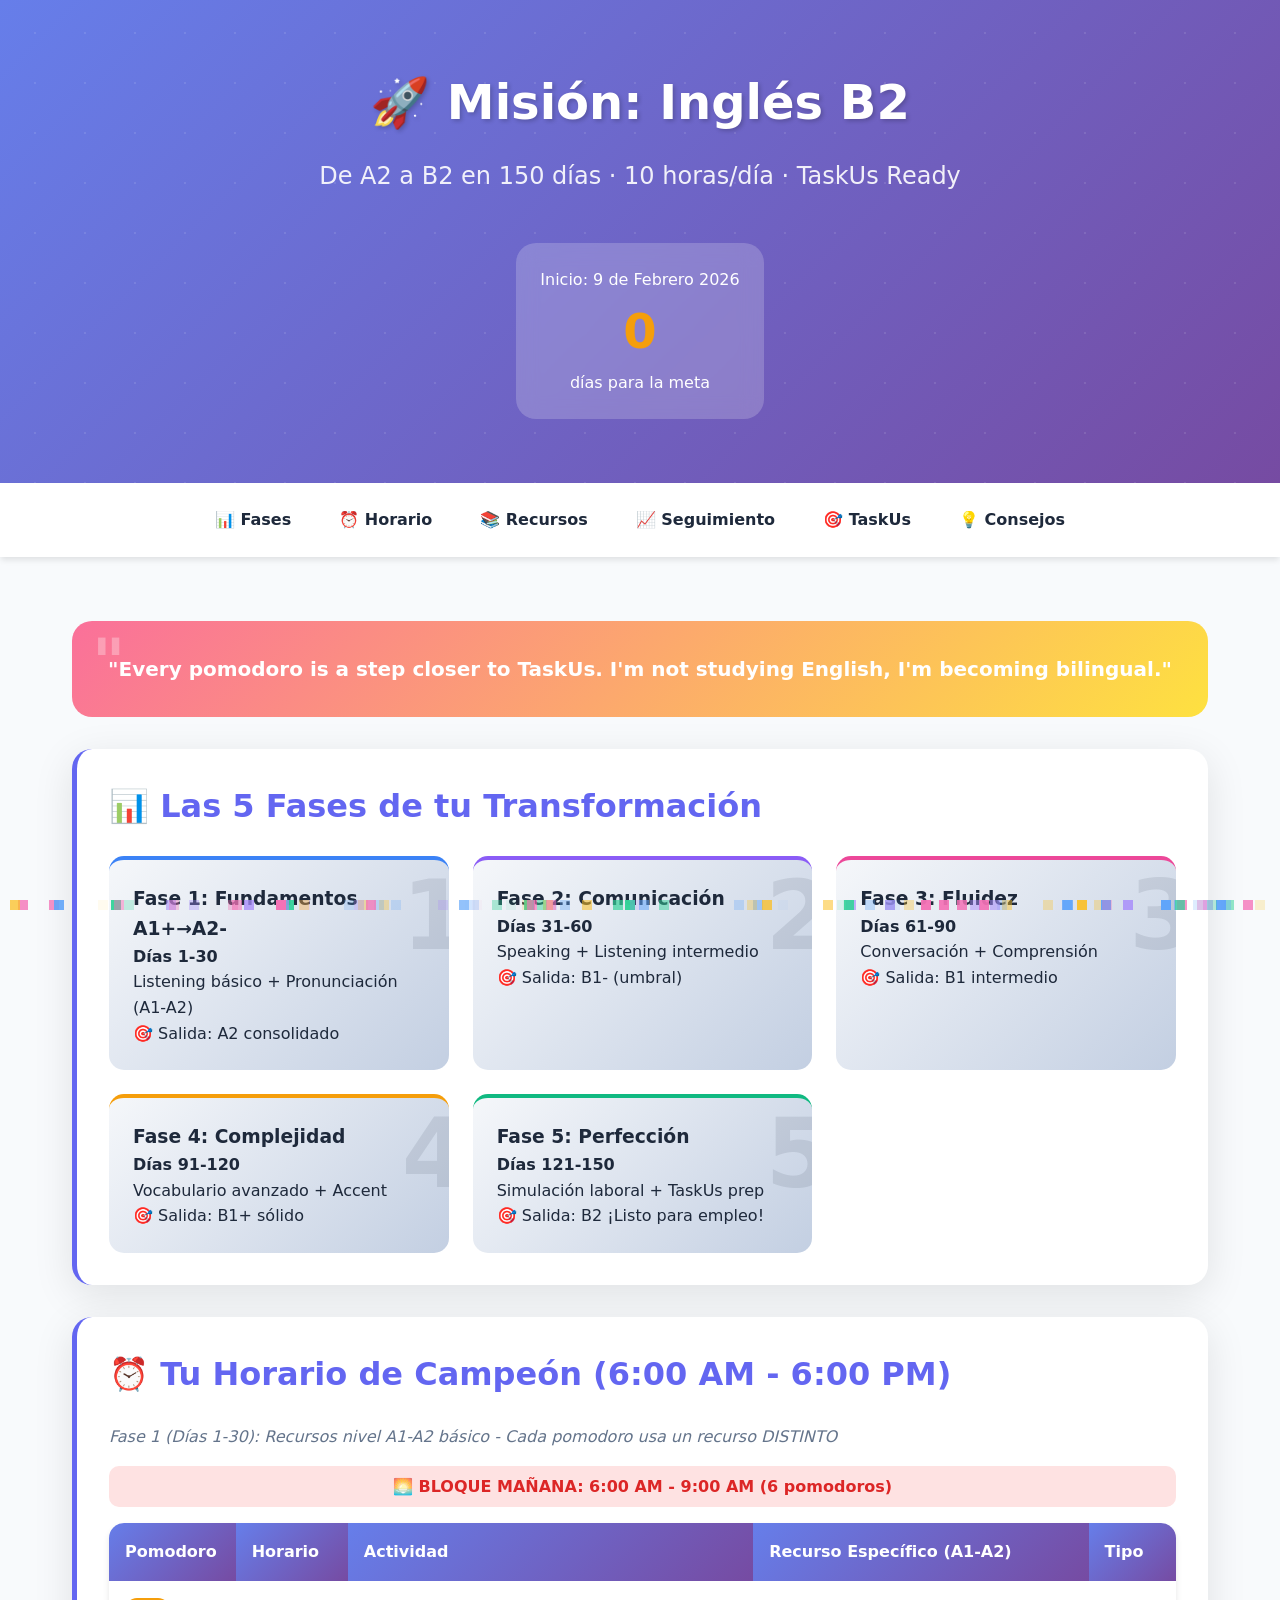
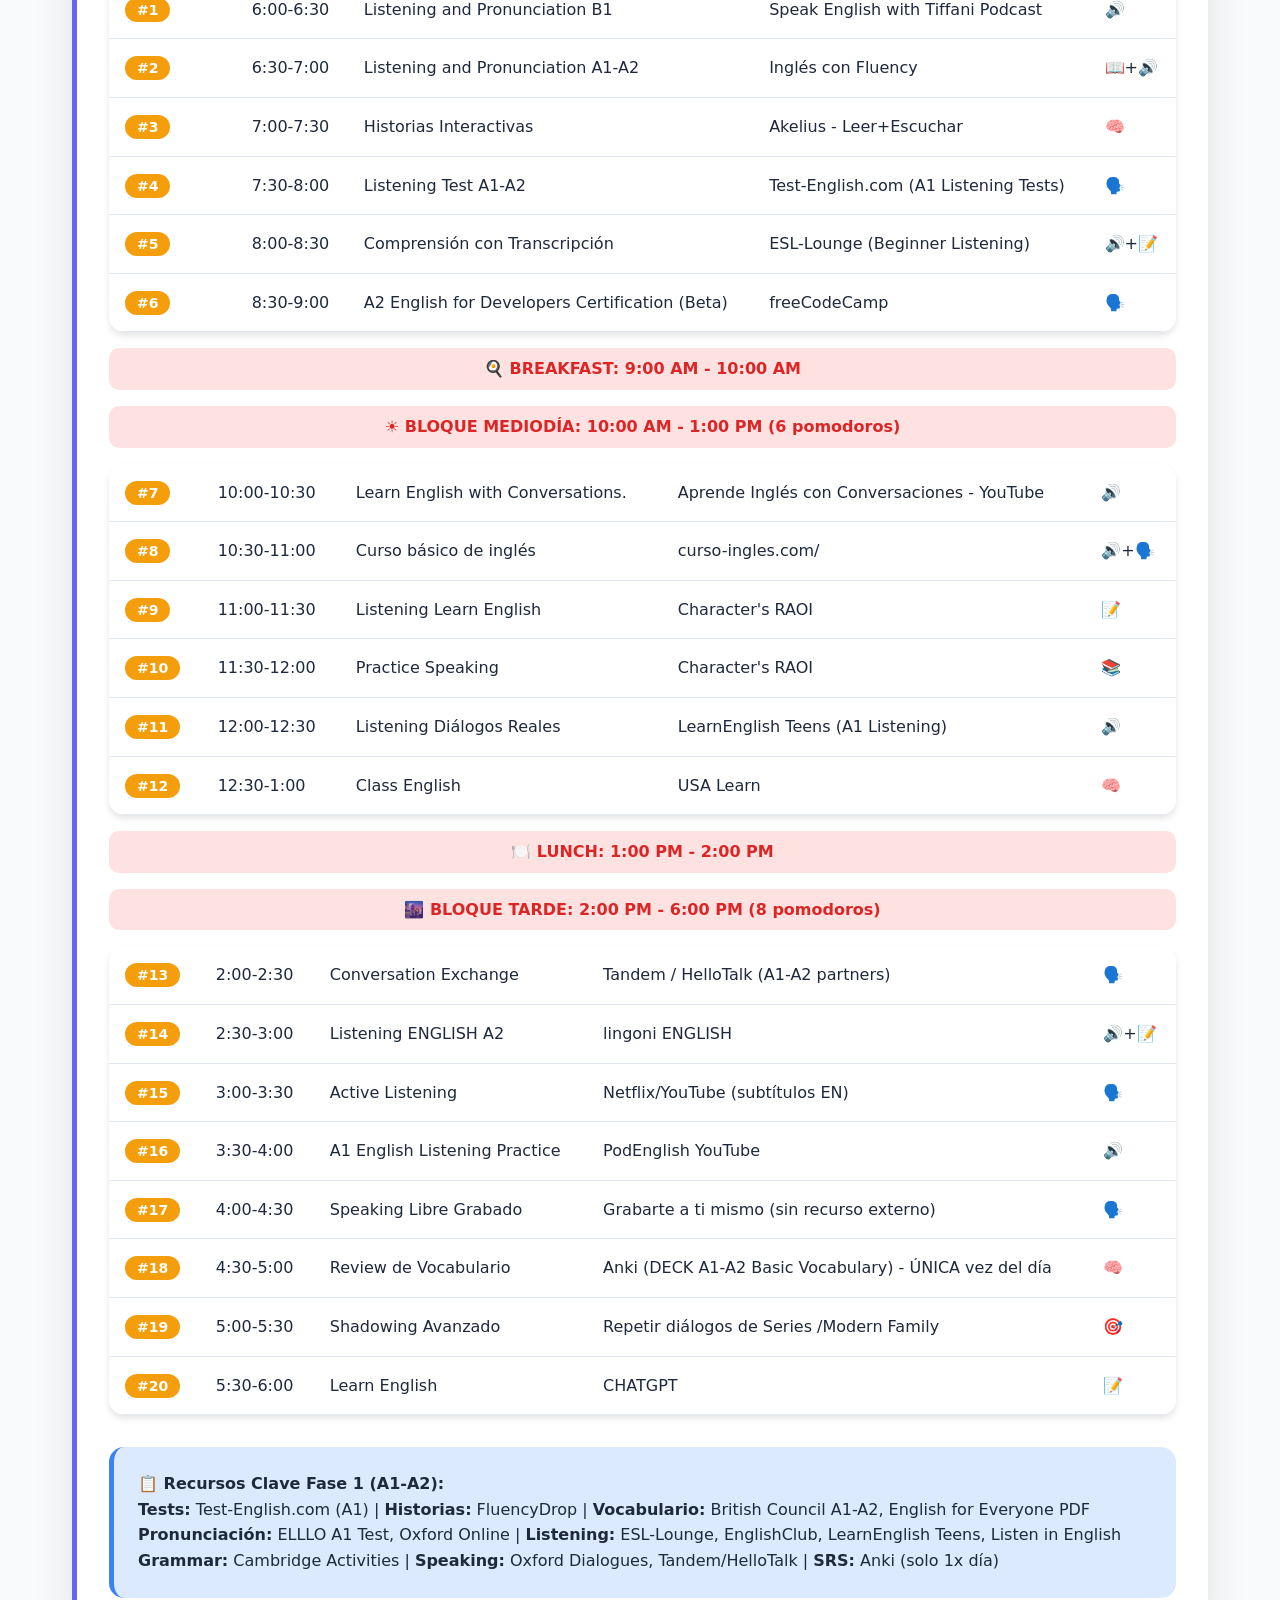
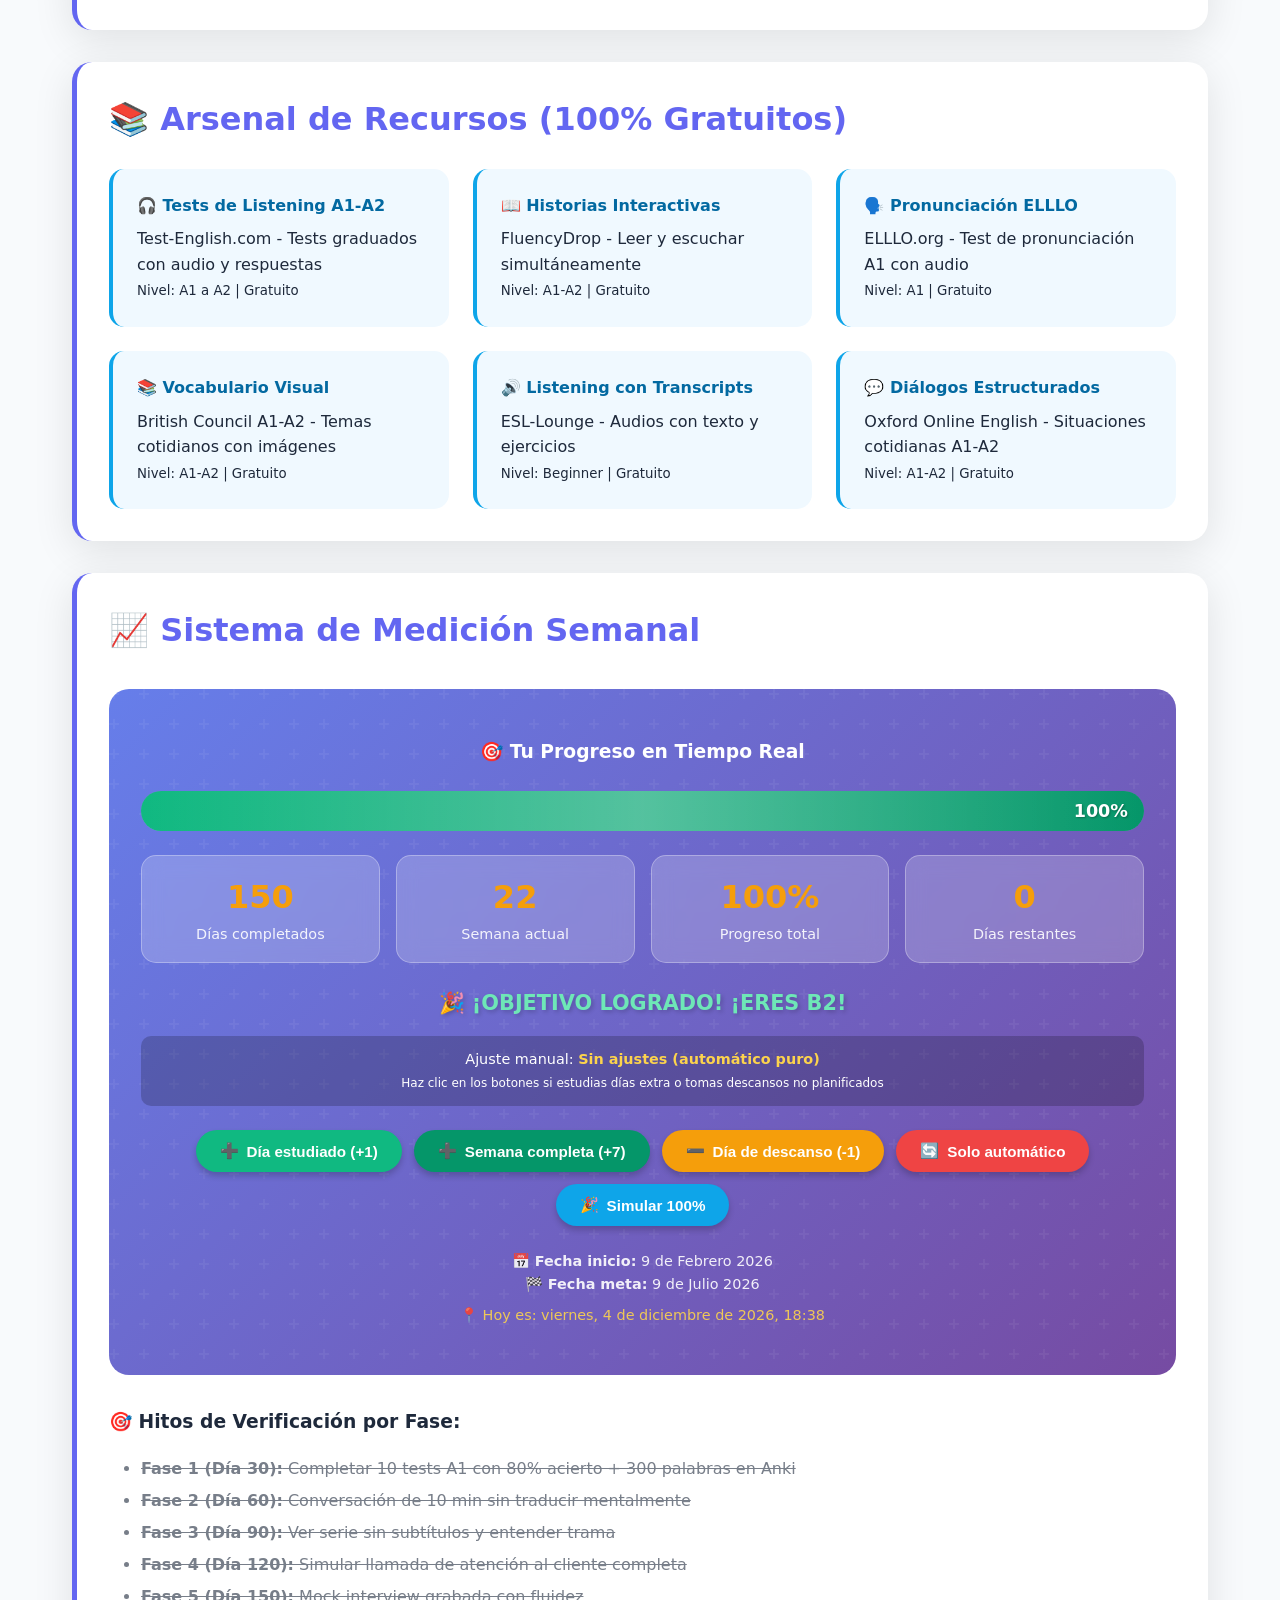
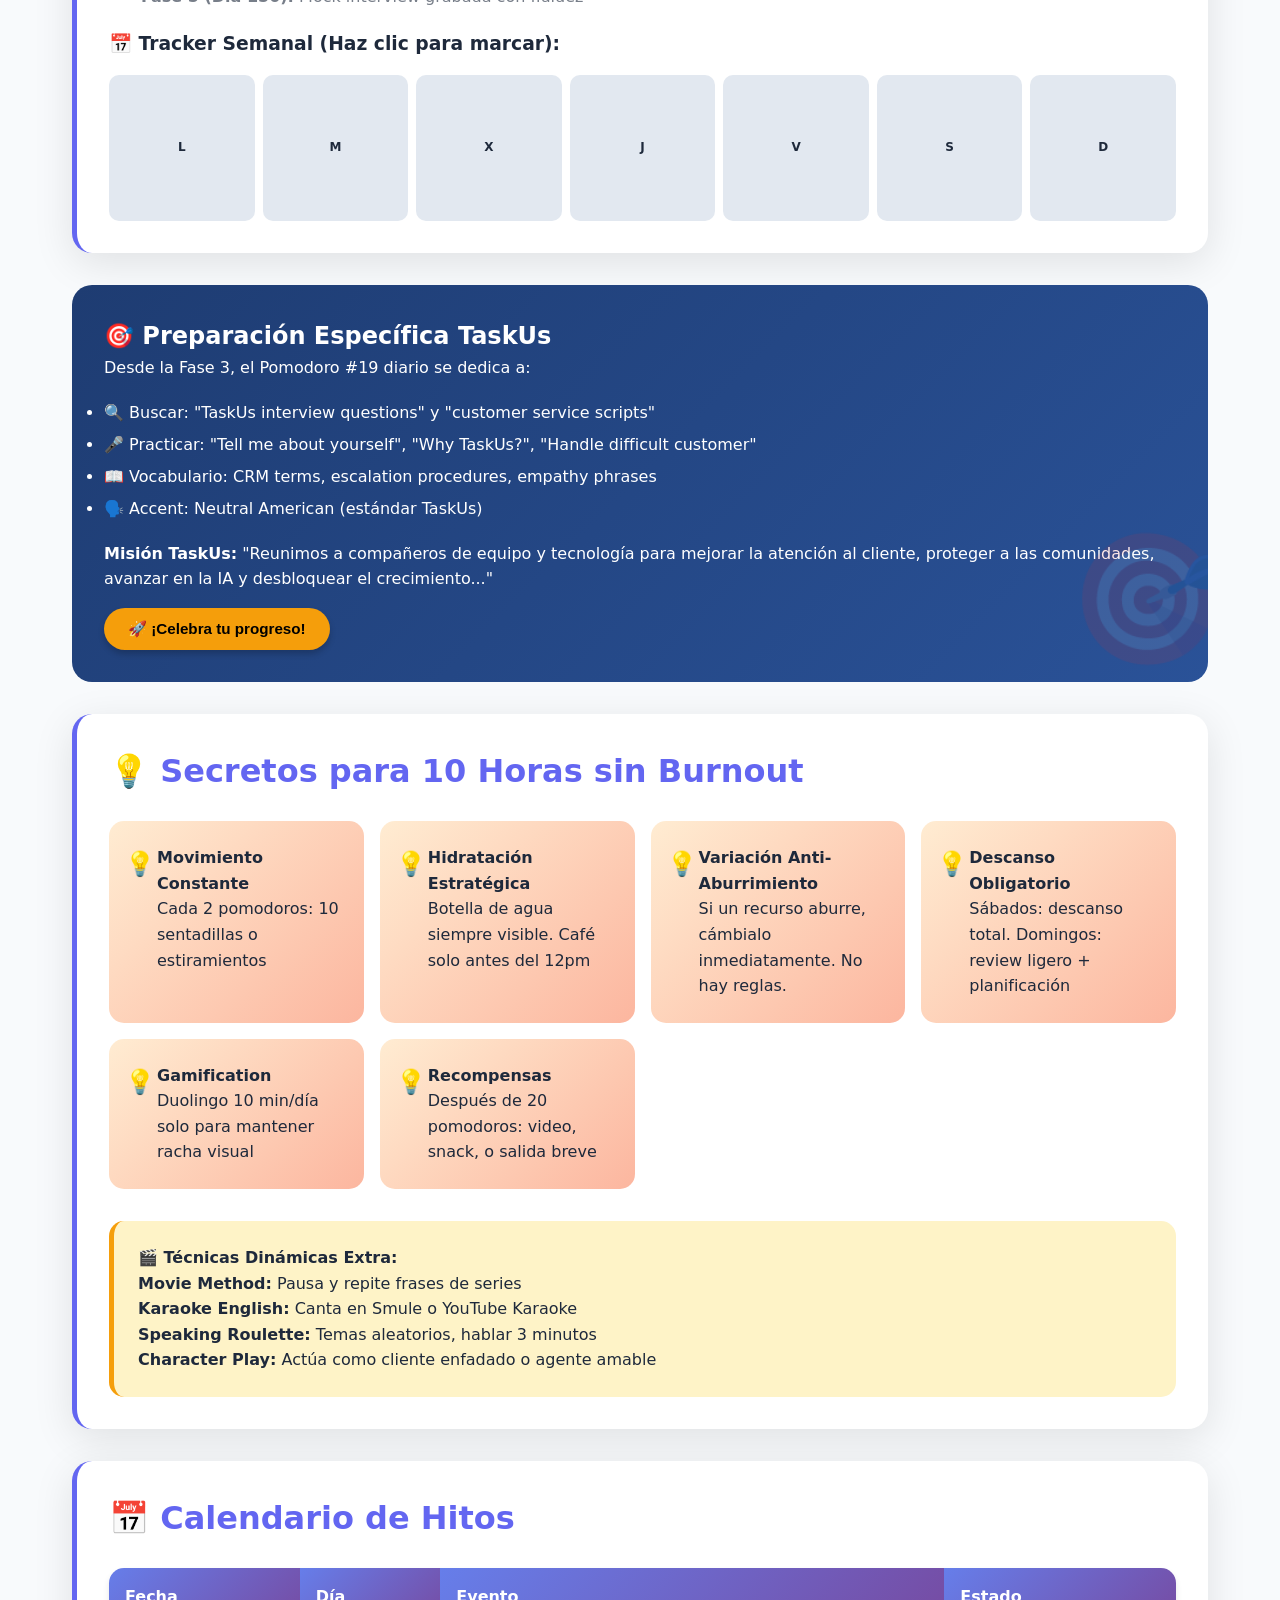
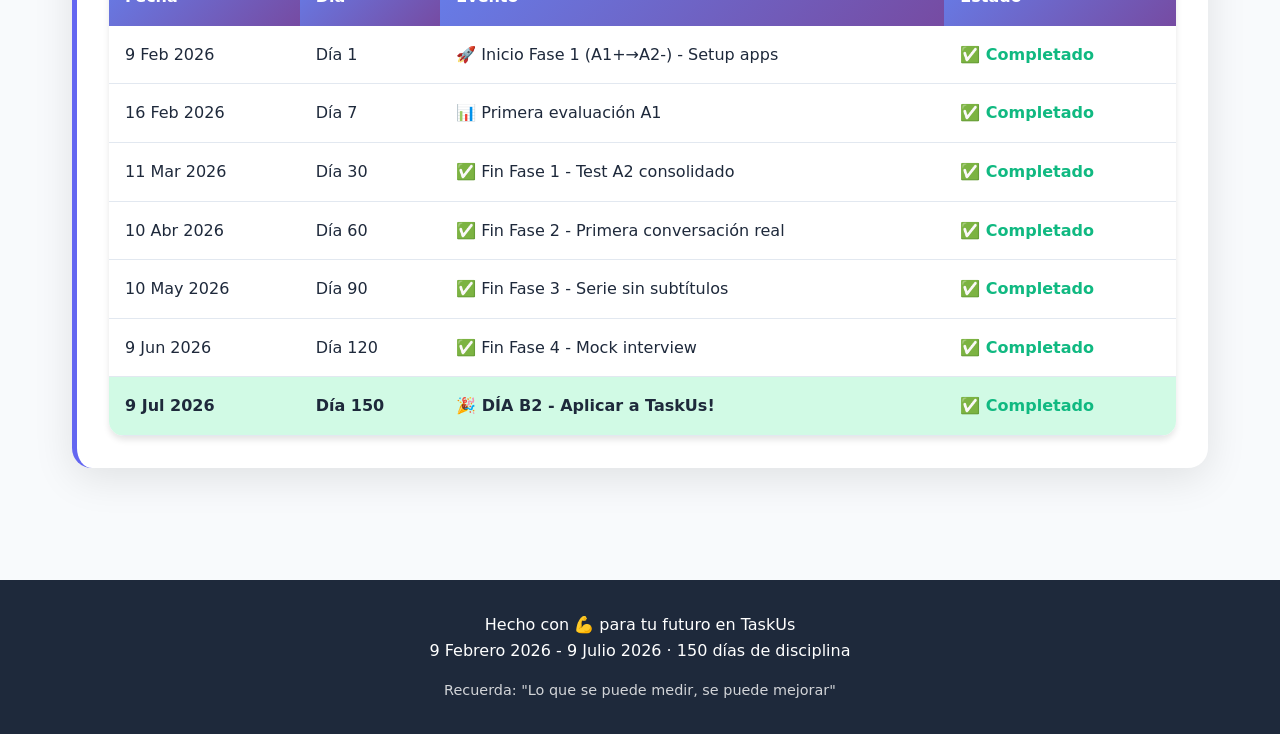
<file: index.html>
<!DOCTYPE html>
<html lang="es">
<head>
    <meta charset="UTF-8">
    <meta name="viewport" content="width=device-width, initial-scale=1.0">
    <title>🚀 Plan 150 Días: A2 → B2 | TaskUs Ready</title>
    <link rel="stylesheet" href="style.css">
</head>
<body>

    <!-- Celebration container -->
    <div class="celebration" id="celebration"></div>

    <!-- Hero Section -->
    <section class="hero">
        <div class="hero-content">
            <h1>🚀 Misión: Inglés B2</h1>
            <p class="subtitle">De A2 a B2 en 150 días · 10 horas/día · TaskUs Ready</p>
            <div class="countdown">
                <div>Inicio: 9 de Febrero 2026</div>
                <div class="countdown-number" id="daysRemaining">150</div>
                <div>días para la meta</div>
            </div>
        </div>
    </section>

    <!-- Navigation -->
    <nav class="nav">
        <div class="nav-container">
            <a href="#fases">📊 Fases</a>
            <a href="#horario">⏰ Horario</a>
            <a href="#recursos">📚 Recursos</a>
            <a href="#seguimiento">📈 Seguimiento</a>
            <a href="#taskus">🎯 TaskUs</a>
            <a href="#consejos">💡 Consejos</a>
        </div>
    </nav>

    <div class="container">

        <!-- Quote -->
        <div class="quote-box">
            "Every pomodoro is a step closer to TaskUs. I'm not studying English, I'm becoming bilingual."
        </div>

        <!-- Fases Section -->
        <section id="fases" class="card">
            <h2>📊 Las 5 Fases de tu Transformación</h2>
            <div class="fases-grid">
                <div class="fase-card fase-1" data-fase="1">
                    <h3>Fase 1: Fundamentos A1+→A2-</h3>
                    <p><strong>Días 1-30</strong></p>
                    <p>Listening básico + Pronunciación (A1-A2)</p>
                    <p>🎯 Salida: A2 consolidado</p>
                </div>
                <div class="fase-card fase-2" data-fase="2">
                    <h3>Fase 2: Comunicación</h3>
                    <p><strong>Días 31-60</strong></p>
                    <p>Speaking + Listening intermedio</p>
                    <p>🎯 Salida: B1- (umbral)</p>
                </div>
                <div class="fase-card fase-3" data-fase="3">
                    <h3>Fase 3: Fluidez</h3>
                    <p><strong>Días 61-90</strong></p>
                    <p>Conversación + Comprensión</p>
                    <p>🎯 Salida: B1 intermedio</p>
                </div>
                <div class="fase-card fase-4" data-fase="4">
                    <h3>Fase 4: Complejidad</h3>
                    <p><strong>Días 91-120</strong></p>
                    <p>Vocabulario avanzado + Accent</p>
                    <p>🎯 Salida: B1+ sólido</p>
                </div>
                <div class="fase-card fase-5" data-fase="5">
                    <h3>Fase 5: Perfección</h3>
                    <p><strong>Días 121-150</strong></p>
                    <p>Simulación laboral + TaskUs prep</p>
                    <p>🎯 Salida: B2 ¡Listo para empleo!</p>
                </div>
            </div>
        </section>

        <!-- Horario Section - FASE 1 MODIFICADA -->
        <section id="horario" class="card">
            <h2>⏰ Tu Horario de Campeón (6:00 AM - 6:00 PM)</h2>
            <p style="margin-bottom: 1rem; color: #64748b; font-style: italic;">Fase 1 (Días 1-30): Recursos nivel A1-A2 básico - Cada pomodoro usa un recurso DISTINTO</p>
            
            <div class="break-time">🌅 BLOQUE MAÑANA: 6:00 AM - 9:00 AM (6 pomodoros)</div>
            <table class="schedule-table">
                <thead>
                    <tr>
                        <th>Pomodoro</th>
                        <th>Horario</th>
                        <th>Actividad</th>
                        <th>Recurso Específico (A1-A2)</th>
                        <th>Tipo</th>
                    </tr>
                </thead>
                <tbody>
                    <tr>
                        <td><span class="pomodoro-badge">#1</span></td>
                        <td>6:00-6:30</td>
                        <td>Listening and Pronunciation B1</td>
                        <td>Speak English with Tiffani Podcast</td>
                        <td>🔊</td>
                    </tr>
                    <tr>
                        <td><span class="pomodoro-badge">#2</span></td>
                        <td>6:30-7:00</td>
                        <td>Listening and Pronunciation A1-A2</td>
                        <td>Inglés con Fluency</td>
                        <td>📖+🔊</td>
                    </tr>
                    <tr>
                        <td><span class="pomodoro-badge">#3</span></td>
                        <td>7:00-7:30</td>
                        <td>Historias Interactivas</td>
                        <td>Akelius - Leer+Escuchar</td>
                        <td>🧠</td>
                    </tr>
                    <tr>
                        <td><span class="pomodoro-badge">#4</span></td>
                        <td>7:30-8:00</td>
                        <td>Listening Test A1-A2</td>
                        <td>Test-English.com (A1 Listening Tests)</td>
                        <td>🗣️</td>
                    </tr>
                    <tr>
                        <td><span class="pomodoro-badge">#5</span></td>
                        <td>8:00-8:30</td>
                        <td>Comprensión con Transcripción</td>
                        <td>ESL-Lounge (Beginner Listening)</td>
                        <td>🔊+📝</td>
                    </tr>
                    <tr>
                        <td><span class="pomodoro-badge">#6</span></td>
                        <td>8:30-9:00</td>
                        <td>A2 English for Developers Certification (Beta)</td>
                        <td>freeCodeCamp</td>
                        <td>🗣️</td>
                    </tr>
                </tbody>
            </table>

            <div class="break-time">🍳 BREAKFAST: 9:00 AM - 10:00 AM</div>

            <div class="break-time">☀️ BLOQUE MEDIODÍA: 10:00 AM - 1:00 PM (6 pomodoros)</div>
            <table class="schedule-table">
                <tbody>
                    <tr>
                        <td><span class="pomodoro-badge">#7</span></td>
                        <td>10:00-10:30</td>
                        <td>Learn English with Conversations.</td>
                        <td>Aprende Inglés con Conversaciones - YouTube</td>
                        <td>🔊</td>
                    </tr>
                    <tr>
                        <td><span class="pomodoro-badge">#8</span></td>
                        <td>10:30-11:00</td>
                        <td>Curso básico de inglés</td>
                        <td>curso-ingles.com/</td>
                        <td>🔊+🗣️</td>
                    </tr>
                    <tr>
                        <td><span class="pomodoro-badge">#9</span></td>
                        <td>11:00-11:30</td>
                        <td>Listening Learn English </td>
                        <td>Character's RAOI</td>
                        <td>📝</td>
                    </tr>
                    <tr>
                        <td><span class="pomodoro-badge">#10</span></td>
                        <td>11:30-12:00</td>
                        <td>Practice Speaking</td>
                        <td>Character's RAOI</td>
                        <td>📚</td>
                    </tr>
                    <tr>
                        <td><span class="pomodoro-badge">#11</span></td>
                        <td>12:00-12:30</td>
                        <td>Listening Diálogos Reales</td>
                        <td>LearnEnglish Teens (A1 Listening)</td>
                        <td>🔊</td>
                    </tr>
                    <tr>
                        <td><span class="pomodoro-badge">#12</span></td>
                        <td>12:30-1:00</td>
                        <td>Class English</td>
                        <td>USA Learn</td>
                        <td>🧠</td>
                    </tr>
                </tbody>
            </table>

            <div class="break-time">🍽️ LUNCH: 1:00 PM - 2:00 PM</div>

            <div class="break-time">🌆 BLOQUE TARDE: 2:00 PM - 6:00 PM (8 pomodoros)</div>
            <table class="schedule-table">
                <tbody>
                    <tr>
                        <td><span class="pomodoro-badge">#13</span></td>
                        <td>2:00-2:30</td>
                        <td>Conversation Exchange</td>
                        <td>Tandem / HelloTalk (A1-A2 partners)</td>
                        <td>🗣️</td>
                    </tr>
                    <tr>
                        <td><span class="pomodoro-badge">#14</span></td>
                        <td>2:30-3:00</td>
                        <td>Listening ENGLISH A2</td>
                        <td>lingoni ENGLISH</td>
                        <td>🔊+📝</td>
                    </tr>
                    <tr>
                        <td><span class="pomodoro-badge">#15</span></td>
                        <td>3:00-3:30</td>
                        <td>Active Listening</td>
                        <td>Netflix/YouTube (subtítulos EN)</td>
                        <td>🗣️</td>
                    </tr>
                    <tr>
                        <td><span class="pomodoro-badge">#16</span></td>
                        <td>3:30-4:00</td>
                        <td>A1 English Listening Practice</td>
                        <td>PodEnglish YouTube</td>
                        <td>🔊</td>
                    </tr>
                    <tr>
                        <td><span class="pomodoro-badge">#17</span></td>
                        <td>4:00-4:30</td>
                        <td>Speaking Libre Grabado</td>
                        <td>Grabarte a ti mismo (sin recurso externo)</td>
                        <td>🗣️</td>
                    </tr>
                    <tr>
                        <td><span class="pomodoro-badge">#18</span></td>
                        <td>4:30-5:00</td>
                        <td>Review de Vocabulario</td>
                        <td>Anki (DECK A1-A2 Basic Vocabulary) - ÚNICA vez del día</td>
                        <td>🧠</td>
                    </tr>
                    <tr>
                        <td><span class="pomodoro-badge">#19</span></td>
                        <td>5:00-5:30</td>
                        <td>Shadowing Avanzado</td>
                        <td>Repetir diálogos de Series /Modern Family</td>
                        <td>🎯</td>
                    </tr>
                    <tr>
                        <td><span class="pomodoro-badge">#20</span></td>
                        <td>5:30-6:00</td>
                        <td>Learn English</td>
                        <td>CHATGPT</td>
                        <td>📝</td>
                    </tr>
                </tbody>
            </table>

            <div style="margin-top: 2rem; padding: 1.5rem; background: #dbeafe; border-radius: 15px; border-left: 5px solid #3b82f6;">
                <h4>📋 Recursos Clave Fase 1 (A1-A2):</h4>
                <p><strong>Tests:</strong> Test-English.com (A1) | <strong>Historias:</strong> FluencyDrop | <strong>Vocabulario:</strong> British Council A1-A2, English for Everyone PDF</p>
                <p><strong>Pronunciación:</strong> ELLLO A1 Test, Oxford Online | <strong>Listening:</strong> ESL-Lounge, EnglishClub, LearnEnglish Teens, Listen in English</p>
                <p><strong>Grammar:</strong> Cambridge Activities | <strong>Speaking:</strong> Oxford Dialogues, Tandem/HelloTalk | <strong>SRS:</strong> Anki (solo 1x día)</p>
            </div>
        </section>

        <!-- Recursos Section -->
        <section id="recursos" class="card">
            <h2>📚 Arsenal de Recursos (100% Gratuitos)</h2>
            <div class="resources-grid">
                <div class="resource-item">
                    <h4>🎧 Tests de Listening A1-A2</h4>
                    <p>Test-English.com - Tests graduados con audio y respuestas</p>
                    <small>Nivel: A1 a A2 | Gratuito</small>
                </div>
                <div class="resource-item">
                    <h4>📖 Historias Interactivas</h4>
                    <p>FluencyDrop - Leer y escuchar simultáneamente</p>
                    <small>Nivel: A1-A2 | Gratuito</small>
                </div>
                <div class="resource-item">
                    <h4>🗣️ Pronunciación ELLLO</h4>
                    <p>ELLLO.org - Test de pronunciación A1 con audio</p>
                    <small>Nivel: A1 | Gratuito</small>
                </div>
                <div class="resource-item">
                    <h4>📚 Vocabulario Visual</h4>
                    <p>British Council A1-A2 - Temas cotidianos con imágenes</p>
                    <small>Nivel: A1-A2 | Gratuito</small>
                </div>
                <div class="resource-item">
                    <h4>🔊 Listening con Transcripts</h4>
                    <p>ESL-Lounge - Audios con texto y ejercicios</p>
                    <small>Nivel: Beginner | Gratuito</small>
                </div>
                <div class="resource-item">
                    <h4>💬 Diálogos Estructurados</h4>
                    <p>Oxford Online English - Situaciones cotidianas A1-A2</p>
                    <small>Nivel: A1-A2 | Gratuito</small>
                </div>
            </div>
        </section>

        <!-- SEGUIMIENTO SECTION -->
        <section id="seguimiento" class="card">
            <h2>📈 Sistema de Medición Semanal</h2>
            
            <div class="progress-section">
                <div class="progress-content">
                    <h3>🎯 Tu Progreso en Tiempo Real</h3>
                    
                    <div class="progress-bar">
                        <div class="progress-fill" id="progressBar">0%</div>
                    </div>
                    
                    <div class="progress-stats">
                        <div class="stat-box">
                            <div class="stat-number" id="statDays">0</div>
                            <div class="stat-label">Días completados</div>
                        </div>
                        <div class="stat-box">
                            <div class="stat-number" id="statWeeks">0</div>
                            <div class="stat-label">Semana actual</div>
                        </div>
                        <div class="stat-box">
                            <div class="stat-number" id="statPercentage">0%</div>
                            <div class="stat-label">Progreso total</div>
                        </div>
                        <div class="stat-box">
                            <div class="stat-number" id="statRemaining">150</div>
                            <div class="stat-label">Días restantes</div>
                        </div>
                    </div>
                    
                    <div class="motivation-msg" id="motivationMsg">🚀 ¡Listo para comenzar!</div>
                    
                    <div class="manual-adjust" id="manualAdjustBox">
                        Ajuste manual: <span id="adjustValue" class="adjust-neutral">0 días</span>
                        <br><small>Haz clic en los botones si estudias días extra o tomas descansos no planificados</small>
                    </div>
                    
                    <div class="progress-controls">
                        <button onclick="addDay()" class="btn btn-success">
                            <span>➕</span> Día estudiado (+1)
                        </button>
                        <button onclick="addWeek()" class="btn btn-success" style="background: #059669;">
                            <span>➕</span> Semana completa (+7)
                        </button>
                        <button onclick="removeDay()" class="btn btn-warning">
                            <span>➖</span> Día de descanso (-1)
                        </button>
                        <button onclick="resetManual()" class="btn btn-danger">
                            <span>🔄</span> Solo automático
                        </button>
                        <button onclick="test100()" class="btn btn-info">
                            <span>🎉</span> Simular 100%
                        </button>
                    </div>
                    
                    <div style="margin-top: 1.5rem; font-size: 0.9rem; opacity: 0.9;">
                        <p>📅 <strong>Fecha inicio:</strong> 9 de Febrero 2026</p>
                        <p>🏁 <strong>Fecha meta:</strong> 9 de Julio 2026</p>
                        <p id="currentDateDisplay" style="margin-top: 0.5rem; color: #fcd34d;"></p>
                    </div>
                </div>
            </div>

            <h3>🎯 Hitos de Verificación por Fase:</h3>
            <ul style="margin: 1rem 0; padding-left: 2rem; line-height: 2;">
                <li id="milestone1"><strong>Fase 1 (Día 30):</strong> Completar 10 tests A1 con 80% acierto + 300 palabras en Anki</li>
                <li id="milestone2"><strong>Fase 2 (Día 60):</strong> Conversación de 10 min sin traducir mentalmente</li>
                <li id="milestone3"><strong>Fase 3 (Día 90):</strong> Ver serie sin subtítulos y entender trama</li>
                <li id="milestone4"><strong>Fase 4 (Día 120):</strong> Simular llamada de atención al cliente completa</li>
                <li id="milestone5"><strong>Fase 5 (Día 150):</strong> Mock interview grabada con fluidez</li>
            </ul>

            <h3>📅 Tracker Semanal (Haz clic para marcar):</h3>
            <div class="daily-tracker" id="tracker"></div>
        </section>

        <!-- TaskUs Section -->
        <section id="taskus" class="taskus-box">
            <h2>🎯 Preparación Específica TaskUs</h2>
            <p>Desde la Fase 3, el Pomodoro #19 diario se dedica a:</p>
            <ul style="margin: 1rem 0; line-height: 2;">
                <li>🔍 Buscar: "TaskUs interview questions" y "customer service scripts"</li>
                <li>🎤 Practicar: "Tell me about yourself", "Why TaskUs?", "Handle difficult customer"</li>
                <li>📖 Vocabulario: CRM terms, escalation procedures, empathy phrases</li>
                <li>🗣️ Accent: Neutral American (estándar TaskUs)</li>
            </ul>
            <p><strong>Misión TaskUs:</strong> "Reunimos a compañeros de equipo y tecnología para mejorar la atención al cliente, proteger a las comunidades, avanzar en la IA y desbloquear el crecimiento..."</p>
            <button class="btn" onclick="celebrate()" style="margin-top: 1rem; background: var(--accent);">🚀 ¡Celebra tu progreso!</button>
        </section>

        <!-- Consejos Section -->
        <section id="consejos" class="card">
            <h2>💡 Secretos para 10 Horas sin Burnout</h2>
            <div class="tips-grid">
                <div class="tip-card">
                    <h4>Movimiento Constante</h4>
                    <p>Cada 2 pomodoros: 10 sentadillas o estiramientos</p>
                </div>
                <div class="tip-card">
                    <h4>Hidratación Estratégica</h4>
                    <p>Botella de agua siempre visible. Café solo antes del 12pm</p>
                </div>
                <div class="tip-card">
                    <h4>Variación Anti-Aburrimiento</h4>
                    <p>Si un recurso aburre, cámbialo inmediatamente. No hay reglas.</p>
                </div>
                <div class="tip-card">
                    <h4>Descanso Obligatorio</h4>
                    <p>Sábados: descanso total. Domingos: review ligero + planificación</p>
                </div>
                <div class="tip-card">
                    <h4>Gamification</h4>
                    <p>Duolingo 10 min/día solo para mantener racha visual</p>
                </div>
                <div class="tip-card">
                    <h4>Recompensas</h4>
                    <p>Después de 20 pomodoros: video, snack, o salida breve</p>
                </div>
            </div>

            <div style="margin-top: 2rem; padding: 1.5rem; background: #fef3c7; border-radius: 15px; border-left: 5px solid #f59e0b;">
                <h4>🎬 Técnicas Dinámicas Extra:</h4>
                <p><strong>Movie Method:</strong> Pausa y repite frases de series</p>
                <p><strong>Karaoke English:</strong> Canta en Smule o YouTube Karaoke</p>
                <p><strong>Speaking Roulette:</strong> Temas aleatorios, hablar 3 minutos</p>
                <p><strong>Character Play:</strong> Actúa como cliente enfadado o agente amable</p>
            </div>
        </section>

        <!-- Calendar -->
        <section class="card">
            <h2>📅 Calendario de Hitos</h2>
            <table class="schedule-table">
                <thead>
                    <tr>
                        <th>Fecha</th>
                        <th>Día</th>
                        <th>Evento</th>
                        <th>Estado</th>
                    </tr>
                </thead>
                <tbody>
                    <tr>
                        <td>9 Feb 2026</td>
                        <td>Día 1</td>
                        <td>🚀 Inicio Fase 1 (A1+→A2-) - Setup apps</td>
                        <td id="status1">🔴 Pendiente</td>
                    </tr>
                    <tr>
                        <td>16 Feb 2026</td>
                        <td>Día 7</td>
                        <td>📊 Primera evaluación A1</td>
                        <td id="status2">⚪ Próximo</td>
                    </tr>
                    <tr>
                        <td>11 Mar 2026</td>
                        <td>Día 30</td>
                        <td>✅ Fin Fase 1 - Test A2 consolidado</td>
                        <td id="status3">⚪ Próximo</td>
                    </tr>
                    <tr>
                        <td>10 Abr 2026</td>
                        <td>Día 60</td>
                        <td>✅ Fin Fase 2 - Primera conversación real</td>
                        <td id="status4">⚪ Próximo</td>
                    </tr>
                    <tr>
                        <td>10 May 2026</td>
                        <td>Día 90</td>
                        <td>✅ Fin Fase 3 - Serie sin subtítulos</td>
                        <td id="status5">⚪ Próximo</td>
                    </tr>
                    <tr>
                        <td>9 Jun 2026</td>
                        <td>Día 120</td>
                        <td>✅ Fin Fase 4 - Mock interview</td>
                        <td id="status6">⚪ Próximo</td>
                    </tr>
                    <tr style="background: #d1fae5;" id="finalRow">
                        <td><strong>9 Jul 2026</strong></td>
                        <td><strong>Día 150</strong></td>
                        <td><strong>🎉 DÍA B2 - Aplicar a TaskUs!</strong></td>
                        <td id="status7">🏆 Meta</td>
                    </tr>
                </tbody>
            </table>
        </section>

    </div>

    <footer>
        <p>Hecho con 💪 para tu futuro en TaskUs</p>
        <p>9 Febrero 2026 - 9 Julio 2026 · 150 días de disciplina</p>
        <p style="margin-top: 1rem; font-size: 0.9rem; opacity: 0.8;">
            Recuerda: "Lo que se puede medir, se puede mejorar"
        </p>
    </footer>

    <script src="script.js"></script>

</body>
</html>
</file>
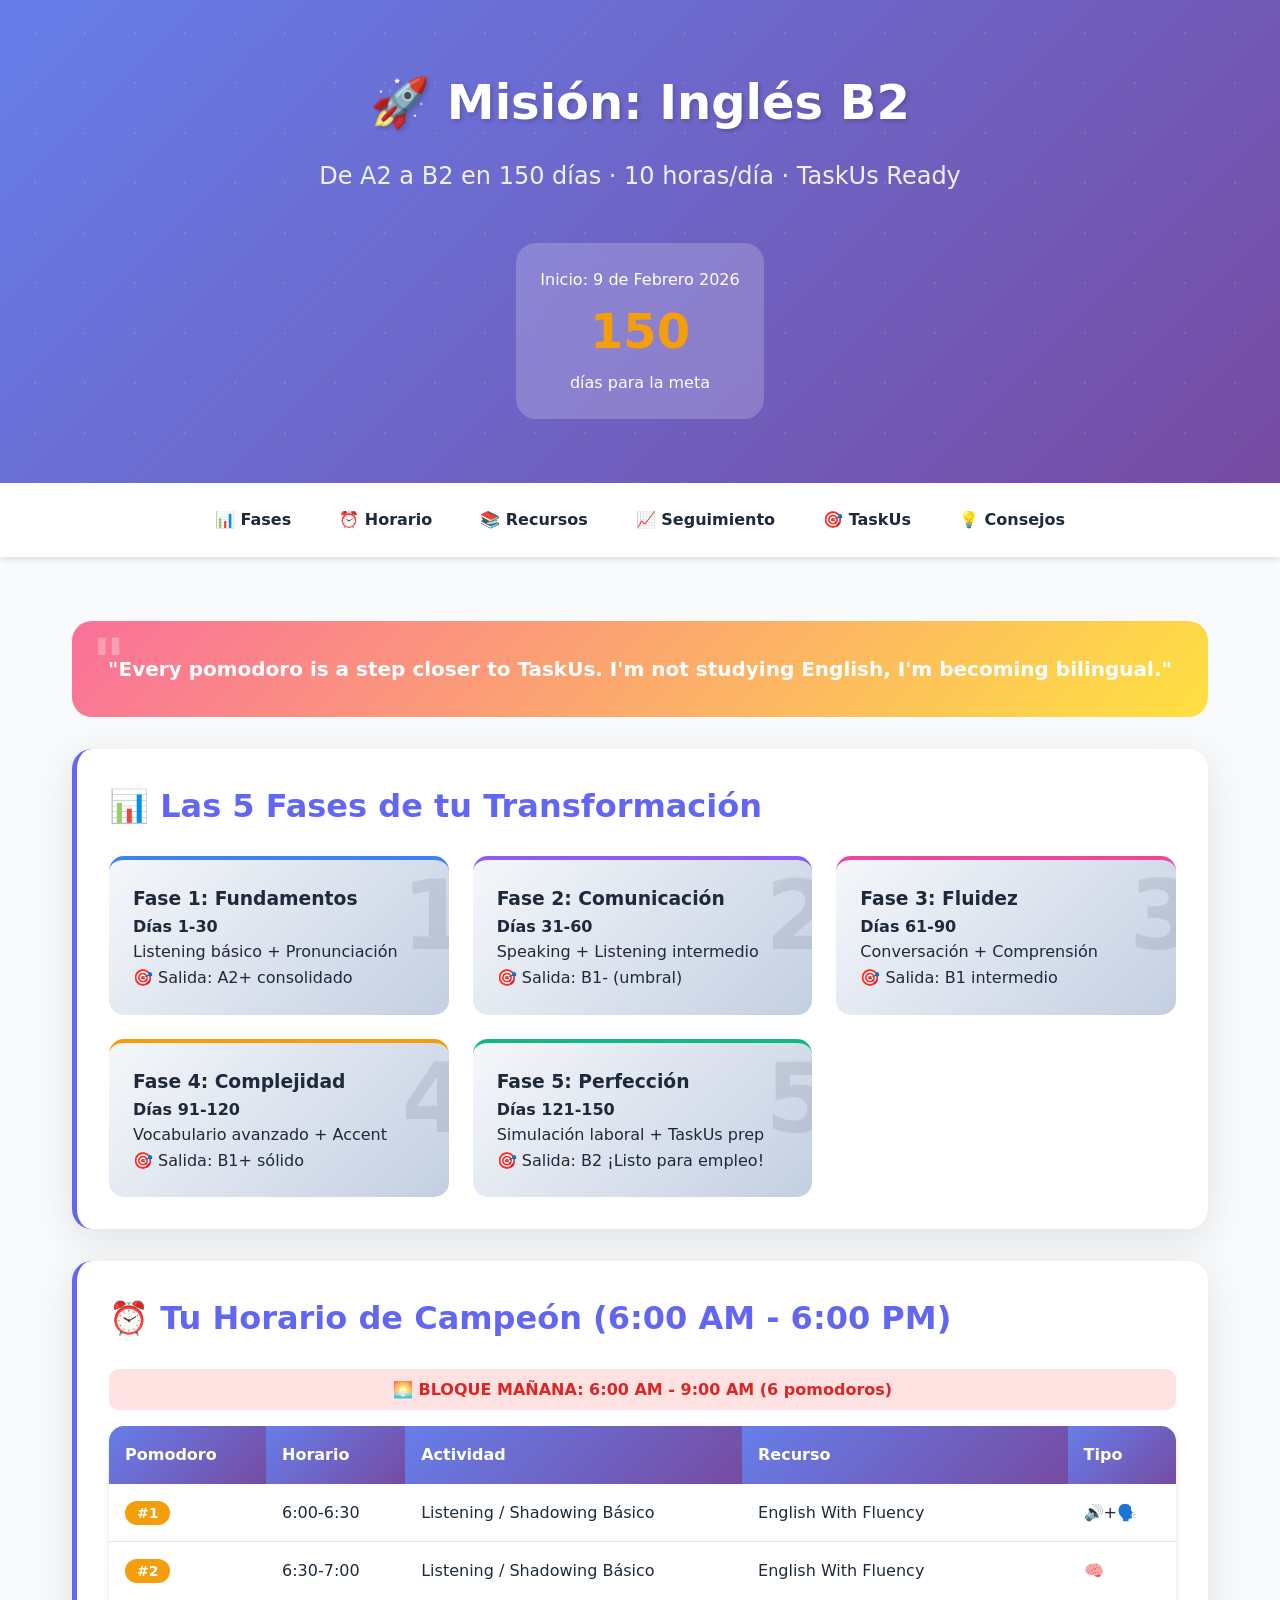
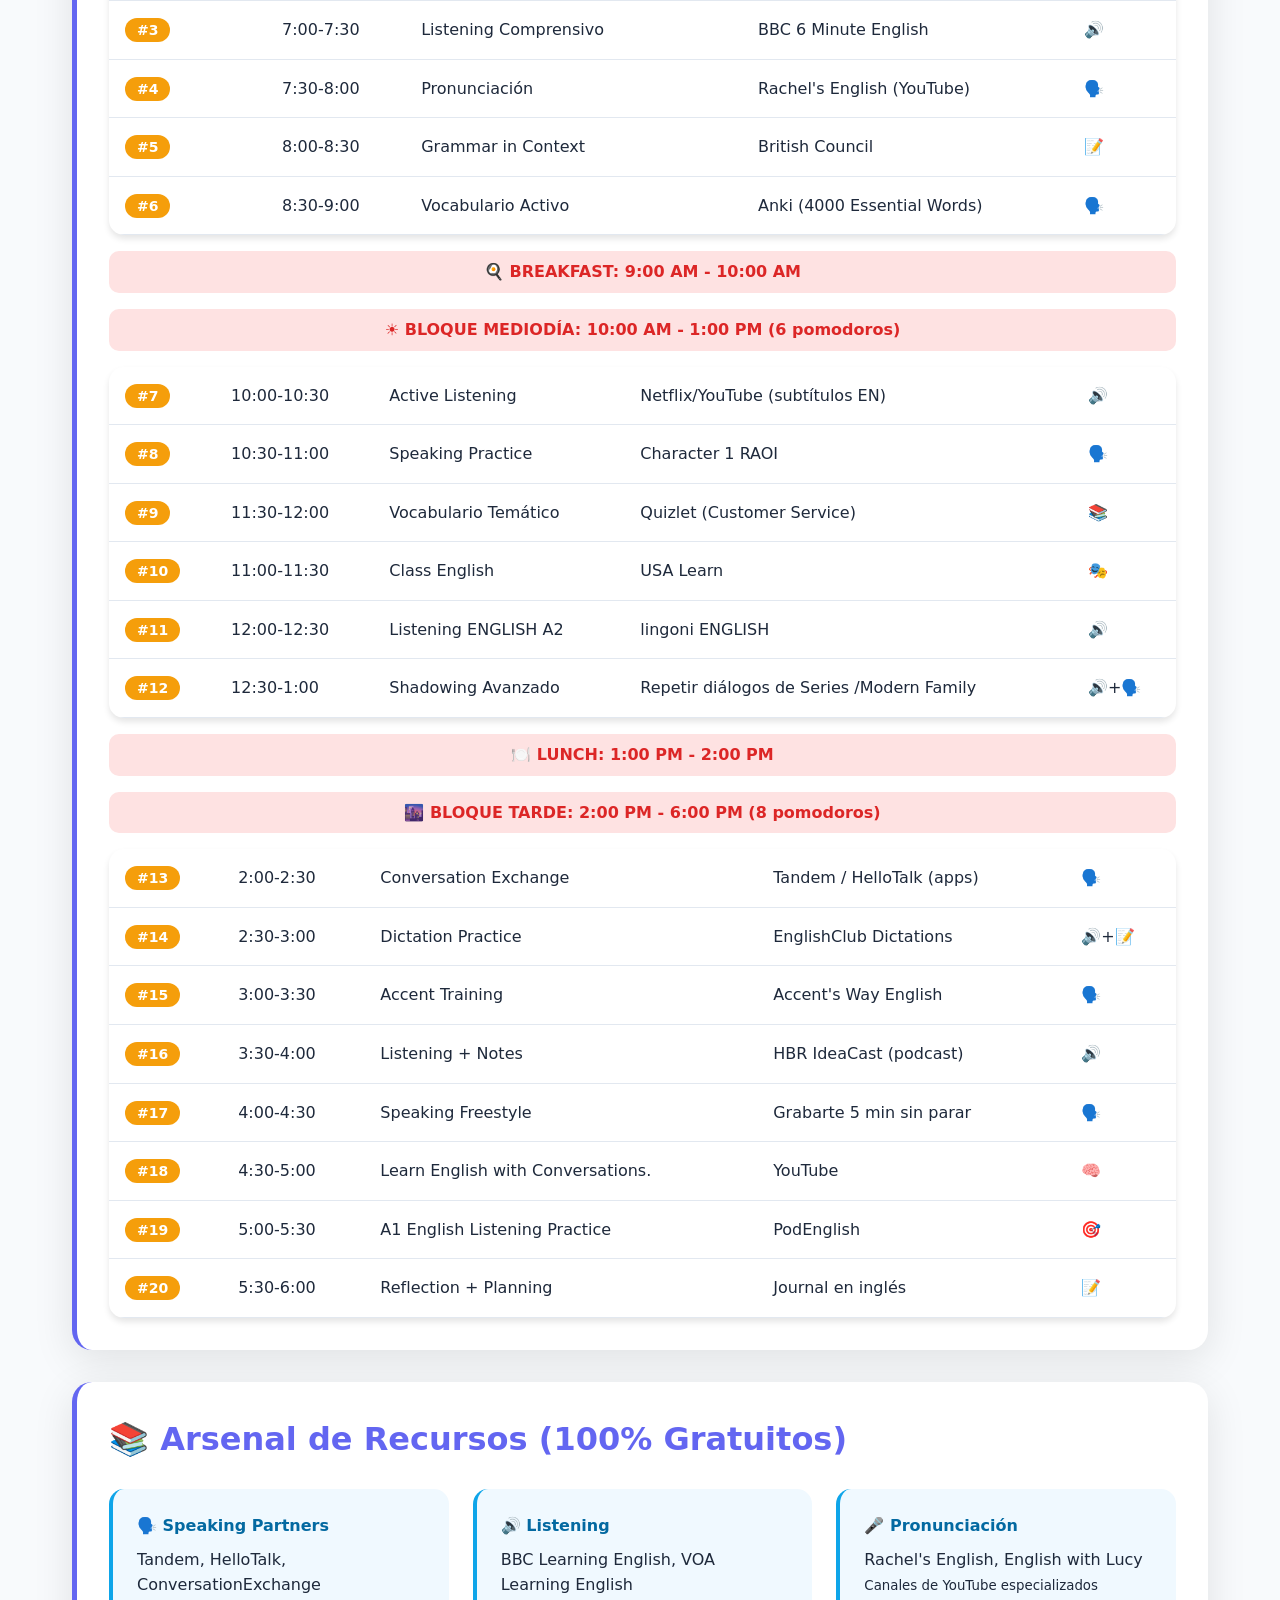
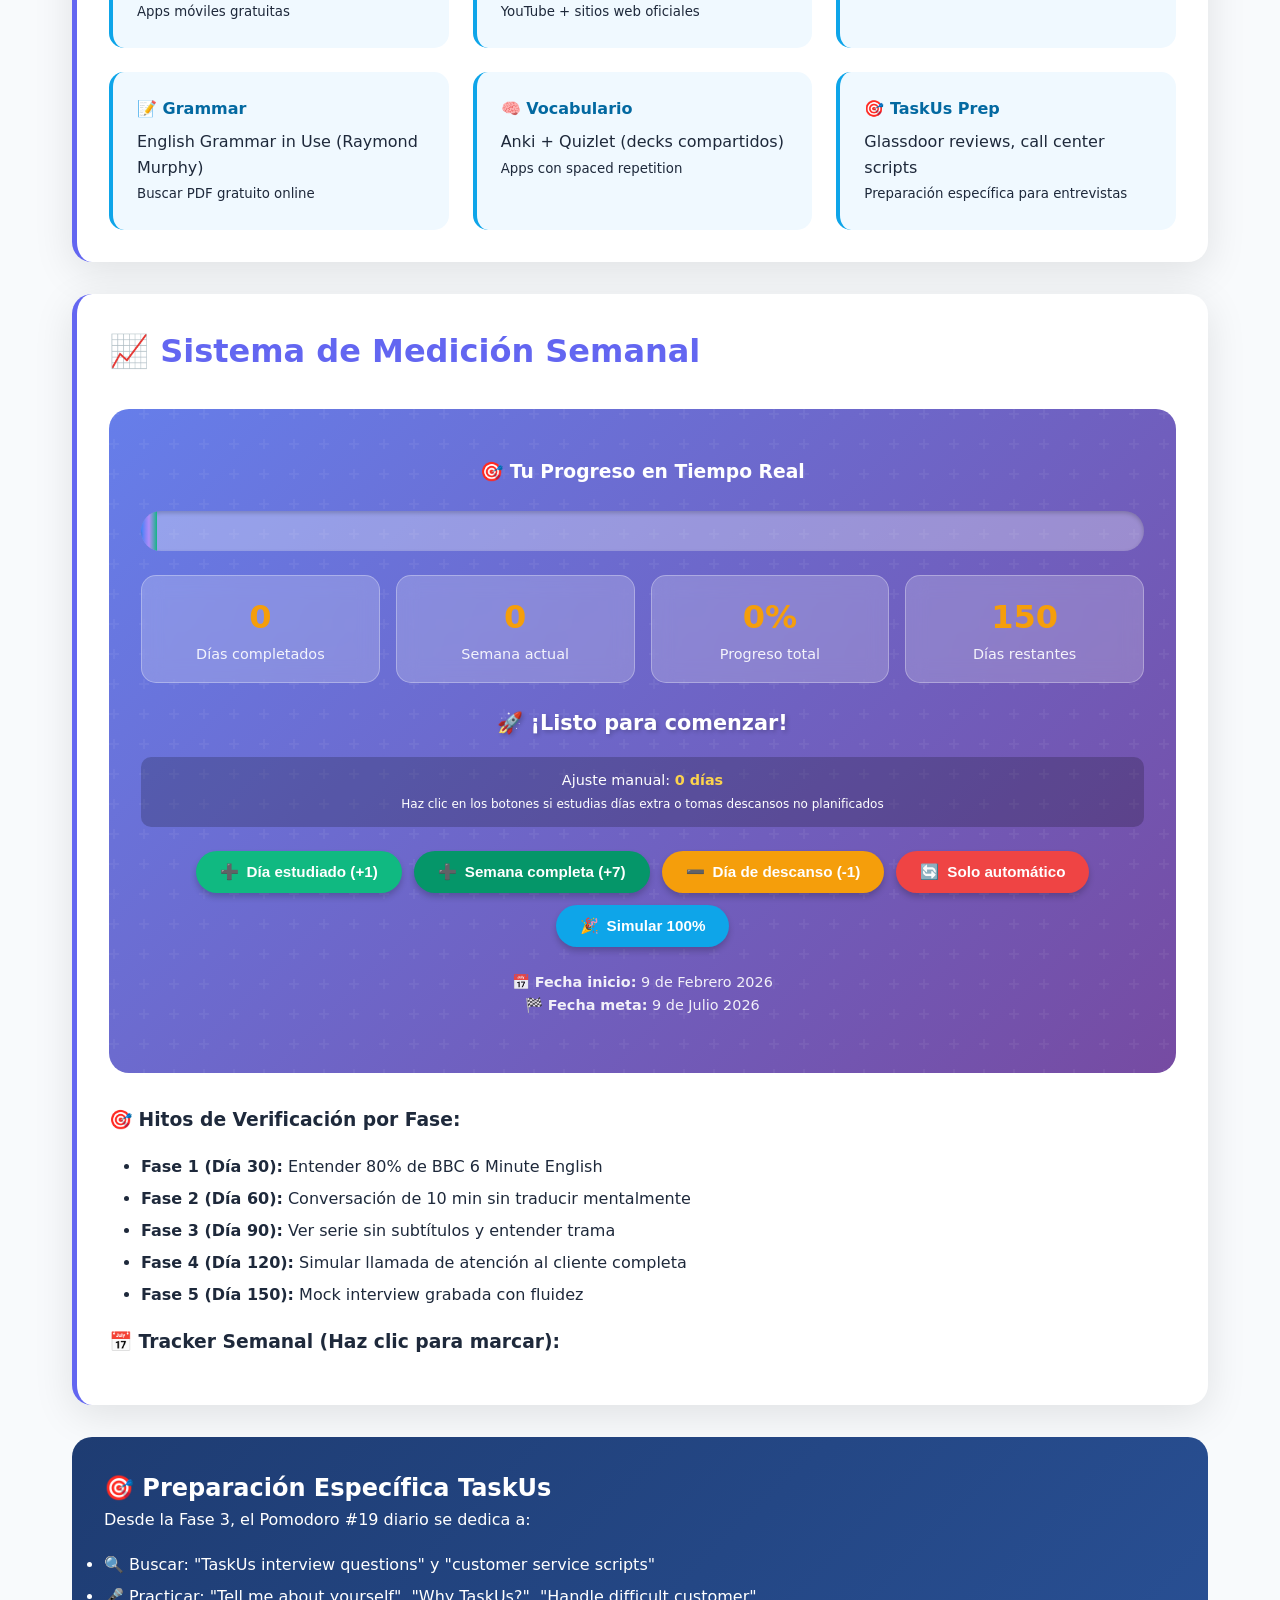
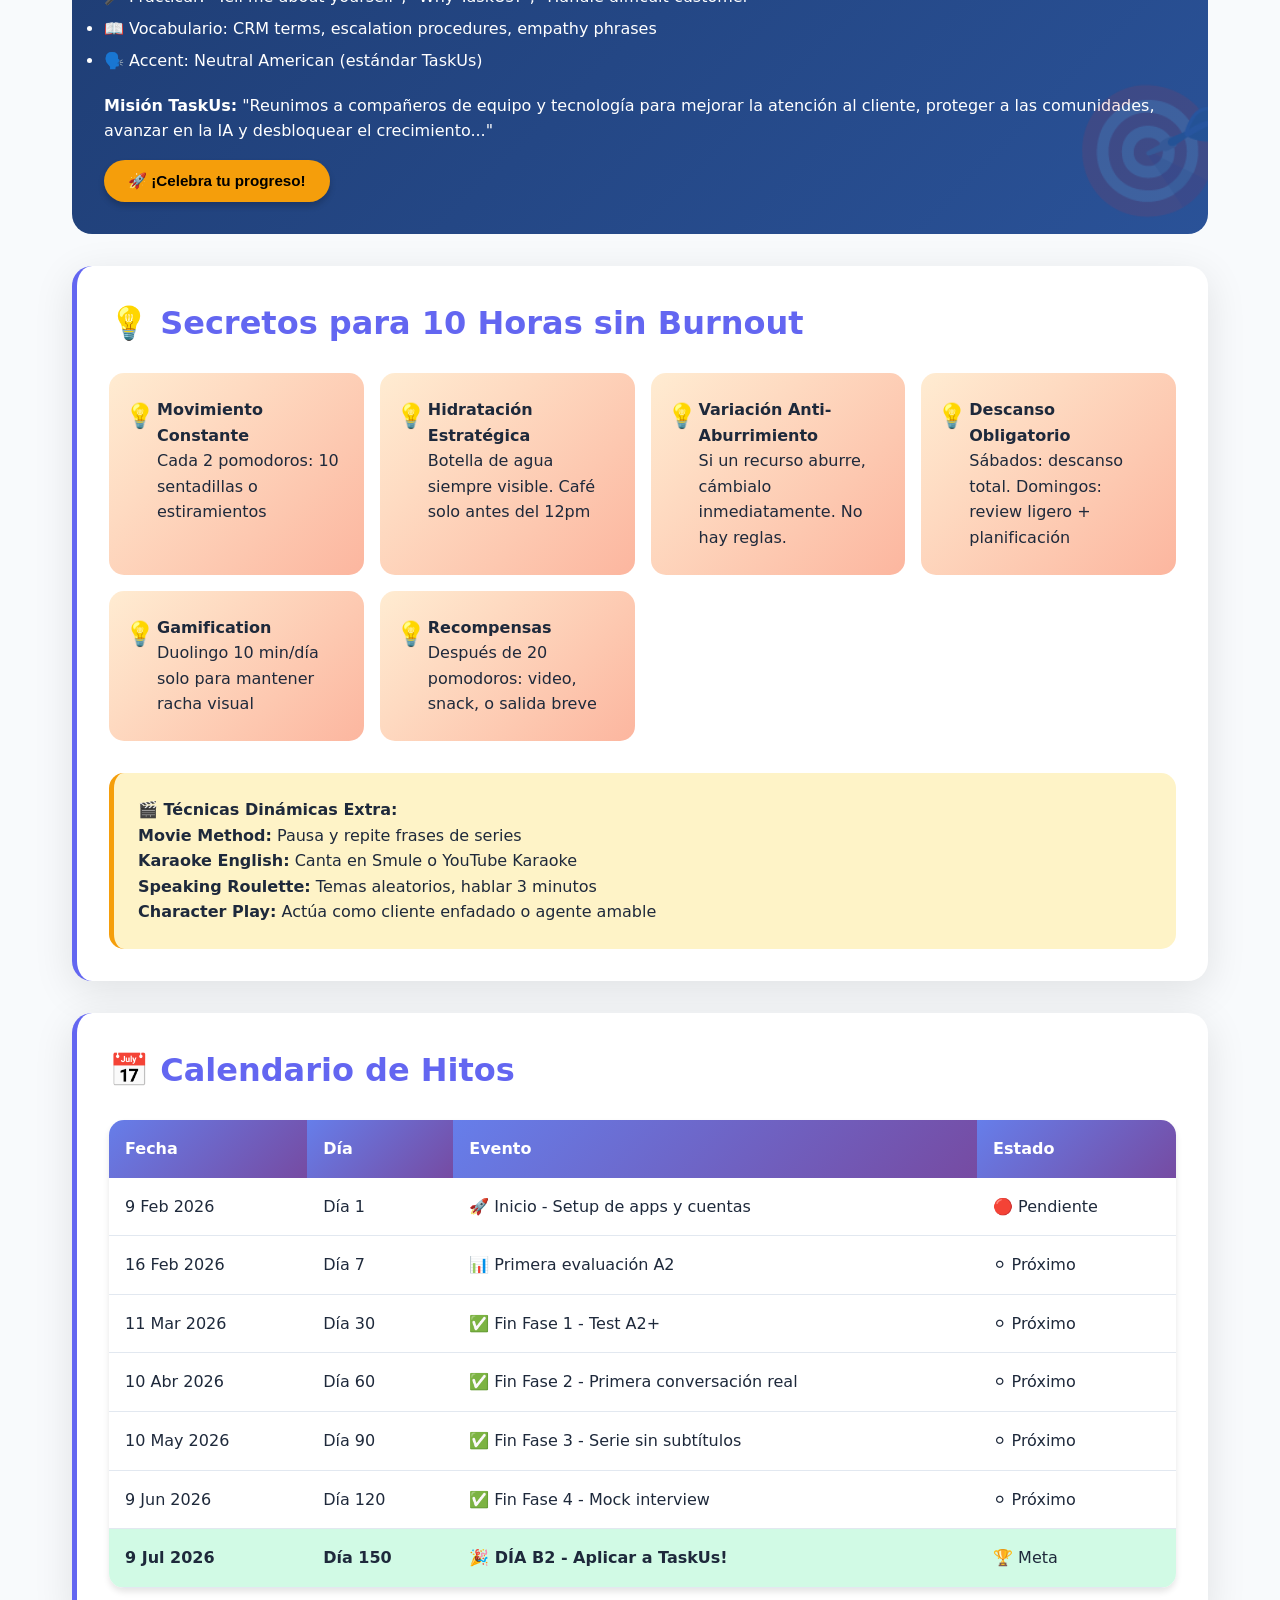
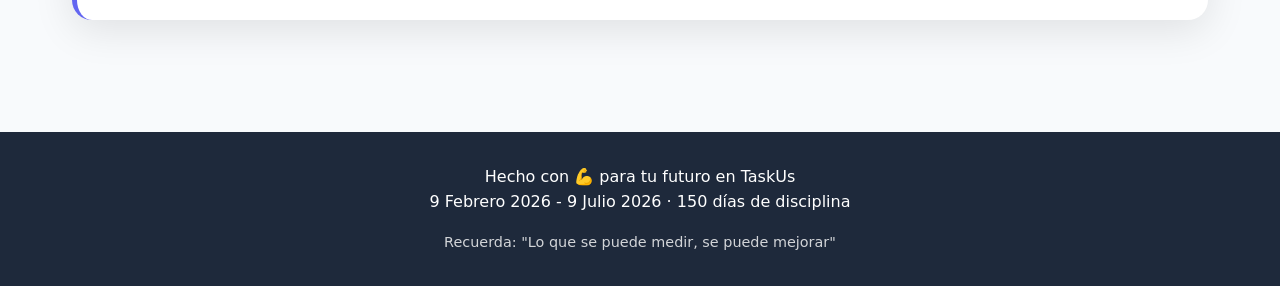
<file: plan-ingles.html>
<!DOCTYPE html>
<html lang="es">
<head>
    <meta charset="UTF-8">
    <meta name="viewport" content="width=device-width, initial-scale=1.0">
    <title>🚀 Plan 150 Días: A2 → B2 | TaskUs Ready</title>
    <link rel="stylesheet" href="style.css">
</head>
<body>

    <!-- Celebration container -->
    <div class="celebration" id="celebration"></div>

    <!-- Hero Section -->
    <section class="hero">
        <div class="hero-content">
            <h1>🚀 Misión: Inglés B2</h1>
            <p class="subtitle">De A2 a B2 en 150 días · 10 horas/día · TaskUs Ready</p>
            <div class="countdown">
                <div>Inicio: 9 de Febrero 2026</div>
                <div class="countdown-number" id="daysRemaining">150</div>
                <div>días para la meta</div>
            </div>
        </div>
    </section>

    <!-- Navigation -->
    <nav class="nav">
        <div class="nav-container">
            <a href="#fases">📊 Fases</a>
            <a href="#horario">⏰ Horario</a>
            <a href="#recursos">📚 Recursos</a>
            <a href="#seguimiento">📈 Seguimiento</a>
            <a href="#taskus">🎯 TaskUs</a>
            <a href="#consejos">💡 Consejos</a>
        </div>
    </nav>

    <div class="container">

        <!-- Quote -->
        <div class="quote-box">
            "Every pomodoro is a step closer to TaskUs. I'm not studying English, I'm becoming bilingual."
        </div>

        <!-- Fases Section -->
        <section id="fases" class="card">
            <h2>📊 Las 5 Fases de tu Transformación</h2>
            <div class="fases-grid">
                <div class="fase-card fase-1" data-fase="1">
                    <h3>Fase 1: Fundamentos</h3>
                    <p><strong>Días 1-30</strong></p>
                    <p>Listening básico + Pronunciación</p>
                    <p>🎯 Salida: A2+ consolidado</p>
                </div>
                <div class="fase-card fase-2" data-fase="2">
                    <h3>Fase 2: Comunicación</h3>
                    <p><strong>Días 31-60</strong></p>
                    <p>Speaking + Listening intermedio</p>
                    <p>🎯 Salida: B1- (umbral)</p>
                </div>
                <div class="fase-card fase-3" data-fase="3">
                    <h3>Fase 3: Fluidez</h3>
                    <p><strong>Días 61-90</strong></p>
                    <p>Conversación + Comprensión</p>
                    <p>🎯 Salida: B1 intermedio</p>
                </div>
                <div class="fase-card fase-4" data-fase="4">
                    <h3>Fase 4: Complejidad</h3>
                    <p><strong>Días 91-120</strong></p>
                    <p>Vocabulario avanzado + Accent</p>
                    <p>🎯 Salida: B1+ sólido</p>
                </div>
                <div class="fase-card fase-5" data-fase="5">
                    <h3>Fase 5: Perfección</h3>
                    <p><strong>Días 121-150</strong></p>
                    <p>Simulación laboral + TaskUs prep</p>
                    <p>🎯 Salida: B2 ¡Listo para empleo!</p>
                </div>
            </div>
        </section>

        <!-- Horario Section -->
        <section id="horario" class="card">
            <h2>⏰ Tu Horario de Campeón (6:00 AM - 6:00 PM)</h2>
            
            <div class="break-time">🌅 BLOQUE MAÑANA: 6:00 AM - 9:00 AM (6 pomodoros)</div>
            <table class="schedule-table">
                <thead>
                    <tr>
                        <th>Pomodoro</th>
                        <th>Horario</th>
                        <th>Actividad</th>
                        <th>Recurso</th>
                        <th>Tipo</th>
                    </tr>
                </thead>
                <tbody>
                    <tr>
                        <td><span class="pomodoro-badge">#1</span></td>
                        <td>6:00-6:30</td>
                        <td>Listening / Shadowing Básico</td>
                        <td>English With Fluency</td>
                        <td>🔊+🗣️</td>
                    </tr>
                    <tr>
                        <td><span class="pomodoro-badge">#2</span></td>
                        <td>6:30-7:00</td>
                        <td>Listening / Shadowing Básico</td>
                        <td>English With Fluency</td>
                        <td>🧠</td>
                    </tr>
                    <tr>
                        <td><span class="pomodoro-badge">#3</span></td>
                        <td>7:00-7:30</td>
                        <td>Listening Comprensivo</td>
                        <td>BBC 6 Minute English</td>
                        <td>🔊</td>
                    </tr>
                    <tr>
                        <td><span class="pomodoro-badge">#4</span></td>
                        <td>7:30-8:00</td>
                        <td>Pronunciación</td>
                        <td>Rachel's English (YouTube)</td>
                        <td>🗣️</td>
                    </tr>
                    <tr>
                        <td><span class="pomodoro-badge">#5</span></td>
                        <td>8:00-8:30</td>
                        <td>Grammar in Context</td>
                        <td> British Council</td>
                        <td>📝</td>
                    </tr>
                    <tr>
                        <td><span class="pomodoro-badge">#6</span></td>
                        <td>8:30-9:00</td>
                        <td> Vocabulario Activo</td>
                        <td>Anki (4000 Essential Words)</td>
                        <td>🗣️</td>
                    </tr>
                </tbody>
            </table>

            <div class="break-time">🍳 BREAKFAST: 9:00 AM - 10:00 AM</div>

            <div class="break-time">☀️ BLOQUE MEDIODÍA: 10:00 AM - 1:00 PM (6 pomodoros)</div>
            <table class="schedule-table">
                <tbody>
                    <tr>
                        <td><span class="pomodoro-badge">#7</span></td>
                        <td>10:00-10:30</td>
                        <td>Active Listening</td>
                        <td>Netflix/YouTube (subtítulos EN)</td>
                        <td>🔊</td>
                    </tr>
                    <tr>
                        <td><span class="pomodoro-badge">#8</span></td>
                        <td>10:30-11:00</td>
                        <td>Speaking Practice </td>
                        <td>Character 1 RAOI</td>
                        <td>🗣️</td>
                    </tr>
                    <tr>
                        <td><span class="pomodoro-badge">#9</span></td>
                        <td>11:30-12:00</td>
                        <td>Vocabulario Temático</td>
                        <td>Quizlet (Customer Service)</td>
                        <td>📚</td>
                        
                    </tr>
                    <tr>
                        <td><span class="pomodoro-badge">#10</span></td>
                        <td>11:00-11:30</td>
                        <td>Class English</td>
                        <td>USA Learn</td>
                        <td>🎭</td>
                        
                    </tr>
                    <tr>
                        <td><span class="pomodoro-badge">#11</span></td>
                        <td>12:00-12:30</td>
                        <td>Listening ENGLISH A2 </td>
                        <td>lingoni ENGLISH</td>
                        <td>🔊</td>
                    </tr>
                    <tr>
                        <td><span class="pomodoro-badge">#12</span></td>
                        <td>12:30-1:00</td>
                        <td>Shadowing Avanzado</td>
                        <td>Repetir diálogos de Series /Modern Family</td>
                        <td>🔊+🗣️</td>
                    </tr>
                </tbody>
            </table>

            <div class="break-time">🍽️ LUNCH: 1:00 PM - 2:00 PM</div>

            <div class="break-time">🌆 BLOQUE TARDE: 2:00 PM - 6:00 PM (8 pomodoros)</div>
            <table class="schedule-table">
                <tbody>
                    <tr>
                        <td><span class="pomodoro-badge">#13</span></td>
                        <td>2:00-2:30</td>
                        <td>Conversation Exchange</td>
                        <td>Tandem / HelloTalk (apps)</td>
                        <td>🗣️</td>
                    </tr>
                    <tr>
                        <td><span class="pomodoro-badge">#14</span></td>
                        <td>2:30-3:00</td>
                        <td>Dictation Practice</td>
                        <td>EnglishClub Dictations</td>
                        <td>🔊+📝</td>
                    </tr>
                    <tr>
                        <td><span class="pomodoro-badge">#15</span></td>
                        <td>3:00-3:30</td>
                        <td>Accent Training</td>
                        <td>Accent's Way English</td>
                        <td>🗣️</td>
                    </tr>
                    <tr>
                        <td><span class="pomodoro-badge">#16</span></td>
                        <td>3:30-4:00</td>
                        <td>Listening + Notes</td>
                        <td>HBR IdeaCast (podcast)</td>
                        <td>🔊</td>
                    </tr>
                    <tr>
                        <td><span class="pomodoro-badge">#17</span></td>
                        <td>4:00-4:30</td>
                        <td>Speaking Freestyle</td>
                        <td>Grabarte 5 min sin parar</td>
                        <td>🗣️</td>
                    </tr>
                    <tr>
                        <td><span class="pomodoro-badge">#18</span></td>
                        <td>4:30-5:00</td>
                        <td>Learn English with Conversations.</td>
                        <td>YouTube</td>
                        <td>🧠</td>
                    </tr>
                    <tr>
                        <td><span class="pomodoro-badge">#19</span></td>
                        <td>5:00-5:30</td>
                        <td>A1 English Listening Practice</td>
                        <td>PodEnglish</td>
                        <td>🎯</td>
                    </tr>
                    <tr>
                        <td><span class="pomodoro-badge">#20</span></td>
                        <td>5:30-6:00</td>
                        <td>Reflection + Planning</td>
                        <td>Journal en inglés</td>
                        <td>📝</td>
                    </tr>
                </tbody>
            </table>
        </section>

        <!-- Recursos Section -->
        <section id="recursos" class="card">
            <h2>📚 Arsenal de Recursos (100% Gratuitos)</h2>
            <div class="resources-grid">
                <div class="resource-item">
                    <h4>🗣️ Speaking Partners</h4>
                    <p>Tandem, HelloTalk, ConversationExchange</p>
                    <small>Apps móviles gratuitas</small>
                </div>
                <div class="resource-item">
                    <h4>🔊 Listening</h4>
                    <p>BBC Learning English, VOA Learning English</p>
                    <small>YouTube + sitios web oficiales</small>
                </div>
                <div class="resource-item">
                    <h4>🎤 Pronunciación</h4>
                    <p>Rachel's English, English with Lucy</p>
                    <small>Canales de YouTube especializados</small>
                </div>
                <div class="resource-item">
                    <h4>📝 Grammar</h4>
                    <p>English Grammar in Use (Raymond Murphy)</p>
                    <small>Buscar PDF gratuito online</small>
                </div>
                <div class="resource-item">
                    <h4>🧠 Vocabulario</h4>
                    <p>Anki + Quizlet (decks compartidos)</p>
                    <small>Apps con spaced repetition</small>
                </div>
                <div class="resource-item">
                    <h4>🎯 TaskUs Prep</h4>
                    <p>Glassdoor reviews, call center scripts</p>
                    <small>Preparación específica para entrevistas</small>
                </div>
            </div>
        </section>

        <!-- SEGUIMIENTO SECTION - MEJORADO CON SISTEMA HÍBRIDO -->
        <section id="seguimiento" class="card">
            <h2>📈 Sistema de Medición Semanal</h2>
            
            <div class="progress-section">
                <div class="progress-content">
                    <h3>🎯 Tu Progreso en Tiempo Real</h3>
                    
                    <div class="progress-bar">
                        <div class="progress-fill" id="progressBar">0%</div>
                    </div>
                    
                    <div class="progress-stats">
                        <div class="stat-box">
                            <div class="stat-number" id="statDays">0</div>
                            <div class="stat-label">Días completados</div>
                        </div>
                        <div class="stat-box">
                            <div class="stat-number" id="statWeeks">0</div>
                            <div class="stat-label">Semana actual</div>
                        </div>
                        <div class="stat-box">
                            <div class="stat-number" id="statPercentage">0%</div>
                            <div class="stat-label">Progreso total</div>
                        </div>
                        <div class="stat-box">
                            <div class="stat-number" id="statRemaining">150</div>
                            <div class="stat-label">Días restantes</div>
                        </div>
                    </div>
                    
                    <div class="motivation-msg" id="motivationMsg">🚀 ¡Listo para comenzar!</div>
                    
                    <div class="manual-adjust" id="manualAdjustBox">
                        Ajuste manual: <span id="adjustValue" class="adjust-neutral">0 días</span>
                        <br><small>Haz clic en los botones si estudias días extra o tomas descansos no planificados</small>
                    </div>
                    
                    <div class="progress-controls">
                        <button onclick="addDay()" class="btn btn-success">
                            <span>➕</span> Día estudiado (+1)
                        </button>
                        <button onclick="addWeek()" class="btn btn-success" style="background: #059669;">
                            <span>➕</span> Semana completa (+7)
                        </button>
                        <button onclick="removeDay()" class="btn btn-warning">
                            <span>➖</span> Día de descanso (-1)
                        </button>
                        <button onclick="resetManual()" class="btn btn-danger">
                            <span>🔄</span> Solo automático
                        </button>
                        <button onclick="test100()" class="btn btn-info">
                            <span>🎉</span> Simular 100%
                        </button>
                    </div>
                    
                    <div style="margin-top: 1.5rem; font-size: 0.9rem; opacity: 0.9;">
                        <p>📅 <strong>Fecha inicio:</strong> 9 de Febrero 2026</p>
                        <p>🏁 <strong>Fecha meta:</strong> 9 de Julio 2026</p>
                        <p id="currentDateDisplay" style="margin-top: 0.5rem; color: #fcd34d;"></p>
                    </div>
                </div>
            </div>

            <h3>🎯 Hitos de Verificación por Fase:</h3>
            <ul style="margin: 1rem 0; padding-left: 2rem; line-height: 2;">
                <li id="milestone1"><strong>Fase 1 (Día 30):</strong> Entender 80% de BBC 6 Minute English</li>
                <li id="milestone2"><strong>Fase 2 (Día 60):</strong> Conversación de 10 min sin traducir mentalmente</li>
                <li id="milestone3"><strong>Fase 3 (Día 90):</strong> Ver serie sin subtítulos y entender trama</li>
                <li id="milestone4"><strong>Fase 4 (Día 120):</strong> Simular llamada de atención al cliente completa</li>
                <li id="milestone5"><strong>Fase 5 (Día 150):</strong> Mock interview grabada con fluidez</li>
            </ul>

            <h3>📅 Tracker Semanal (Haz clic para marcar):</h3>
            <div class="daily-tracker" id="tracker"></div>
        </section>

        <!-- TaskUs Section -->
        <section id="taskus" class="taskus-box">
            <h2>🎯 Preparación Específica TaskUs</h2>
            <p>Desde la Fase 3, el Pomodoro #19 diario se dedica a:</p>
            <ul style="margin: 1rem 0; line-height: 2;">
                <li>🔍 Buscar: "TaskUs interview questions" y "customer service scripts"</li>
                <li>🎤 Practicar: "Tell me about yourself", "Why TaskUs?", "Handle difficult customer"</li>
                <li>📖 Vocabulario: CRM terms, escalation procedures, empathy phrases</li>
                <li>🗣️ Accent: Neutral American (estándar TaskUs)</li>
            </ul>
            <p><strong>Misión TaskUs:</strong> "Reunimos a compañeros de equipo y tecnología para mejorar la atención al cliente, proteger a las comunidades, avanzar en la IA y desbloquear el crecimiento..."</p>
            <button class="btn" onclick="celebrate()" style="margin-top: 1rem; background: var(--accent);">🚀 ¡Celebra tu progreso!</button>
        </section>

        <!-- Consejos Section -->
        <section id="consejos" class="card">
            <h2>💡 Secretos para 10 Horas sin Burnout</h2>
            <div class="tips-grid">
                <div class="tip-card">
                    <h4>Movimiento Constante</h4>
                    <p>Cada 2 pomodoros: 10 sentadillas o estiramientos</p>
                </div>
                <div class="tip-card">
                    <h4>Hidratación Estratégica</h4>
                    <p>Botella de agua siempre visible. Café solo antes del 12pm</p>
                </div>
                <div class="tip-card">
                    <h4>Variación Anti-Aburrimiento</h4>
                    <p>Si un recurso aburre, cámbialo inmediatamente. No hay reglas.</p>
                </div>
                <div class="tip-card">
                    <h4>Descanso Obligatorio</h4>
                    <p>Sábados: descanso total. Domingos: review ligero + planificación</p>
                </div>
                <div class="tip-card">
                    <h4>Gamification</h4>
                    <p>Duolingo 10 min/día solo para mantener racha visual</p>
                </div>
                <div class="tip-card">
                    <h4>Recompensas</h4>
                    <p>Después de 20 pomodoros: video, snack, o salida breve</p>
                </div>
            </div>

            <div style="margin-top: 2rem; padding: 1.5rem; background: #fef3c7; border-radius: 15px; border-left: 5px solid #f59e0b;">
                <h4>🎬 Técnicas Dinámicas Extra:</h4>
                <p><strong>Movie Method:</strong> Pausa y repite frases de series</p>
                <p><strong>Karaoke English:</strong> Canta en Smule o YouTube Karaoke</p>
                <p><strong>Speaking Roulette:</strong> Temas aleatorios, hablar 3 minutos</p>
                <p><strong>Character Play:</strong> Actúa como cliente enfadado o agente amable</p>
            </div>
        </section>

        <!-- Calendar -->
        <section class="card">
            <h2>📅 Calendario de Hitos</h2>
            <table class="schedule-table">
                <thead>
                    <tr>
                        <th>Fecha</th>
                        <th>Día</th>
                        <th>Evento</th>
                        <th>Estado</th>
                    </tr>
                </thead>
                <tbody>
                    <tr>
                        <td>9 Feb 2026</td>
                        <td>Día 1</td>
                        <td>🚀 Inicio - Setup de apps y cuentas</td>
                        <td id="status1">🔴 Pendiente</td>
                    </tr>
                    <tr>
                        <td>16 Feb 2026</td>
                        <td>Día 7</td>
                        <td>📊 Primera evaluación A2</td>
                        <td id="status2">⚪ Próximo</td>
                    </tr>
                    <tr>
                        <td>11 Mar 2026</td>
                        <td>Día 30</td>
                        <td>✅ Fin Fase 1 - Test A2+</td>
                        <td id="status3">⚪ Próximo</td>
                    </tr>
                    <tr>
                        <td>10 Abr 2026</td>
                        <td>Día 60</td>
                        <td>✅ Fin Fase 2 - Primera conversación real</td>
                        <td id="status4">⚪ Próximo</td>
                    </tr>
                    <tr>
                        <td>10 May 2026</td>
                        <td>Día 90</td>
                        <td>✅ Fin Fase 3 - Serie sin subtítulos</td>
                        <td id="status5">⚪ Próximo</td>
                    </tr>
                    <tr>
                        <td>9 Jun 2026</td>
                        <td>Día 120</td>
                        <td>✅ Fin Fase 4 - Mock interview</td>
                        <td id="status6">⚪ Próximo</td>
                    </tr>
                    <tr style="background: #d1fae5;" id="finalRow">
                        <td><strong>9 Jul 2026</strong></td>
                        <td><strong>Día 150</strong></td>
                        <td><strong>🎉 DÍA B2 - Aplicar a TaskUs!</strong></td>
                        <td id="status7">🏆 Meta</td>
                    </tr>
                </tbody>
            </table>
        </section>

    </div>

    <footer>
        <p>Hecho con 💪 para tu futuro en TaskUs</p>
        <p>9 Febrero 2026 - 9 Julio 2026 · 150 días de disciplina</p>
        <p style="margin-top: 1rem; font-size: 0.9rem; opacity: 0.8;">
            Recuerda: "Lo que se puede medir, se puede mejorar"
        </p>
    </footer>

    

</body>
</html>
</file>
<file: style.css>
* {
            margin: 0;
            padding: 0;
            box-sizing: border-box;
        }

        :root {
            --primary: #6366f1;
            --secondary: #8b5cf6;
            --accent: #f59e0b;
            --success: #10b981;
            --danger: #ef4444;
            --warning: #f59e0b;
            --dark: #1e293b;
            --light: #f8fafc;
            --gradient: linear-gradient(135deg, #667eea 0%, #764ba2 100%);
        }

        body {
            font-family: 'Segoe UI', system-ui, -apple-system, sans-serif;
            background: var(--light);
            color: var(--dark);
            line-height: 1.6;
            overflow-x: hidden;
        }

        /* Hero Section */
        .hero {
            background: var(--gradient);
            color: white;
            padding: 4rem 2rem;
            text-align: center;
            position: relative;
            overflow: hidden;
        }

        .hero::before {
            content: '';
            position: absolute;
            top: -50%;
            left: -50%;
            width: 200%;
            height: 200%;
            background: radial-gradient(circle, rgba(255,255,255,0.1) 1px, transparent 1px);
            background-size: 50px 50px;
            animation: move 20s linear infinite;
        }

        @keyframes move {
            0% { transform: translate(0, 0); }
            100% { transform: translate(50px, 50px); }
        }

        .hero-content {
            position: relative;
            z-index: 1;
            max-width: 800px;
            margin: 0 auto;
        }

        .hero h1 {
            font-size: 3rem;
            margin-bottom: 1rem;
            text-shadow: 2px 2px 4px rgba(0,0,0,0.2);
        }

        .hero .subtitle {
            font-size: 1.5rem;
            opacity: 0.9;
            margin-bottom: 2rem;
        }

        .countdown {
            background: rgba(255,255,255,0.2);
            backdrop-filter: blur(10px);
            padding: 1.5rem;
            border-radius: 20px;
            display: inline-block;
            margin-top: 1rem;
        }

        .countdown-number {
            font-size: 3rem;
            font-weight: bold;
            color: var(--accent);
        }

        /* Navigation */
        .nav {
            background: white;
            padding: 1rem;
            position: sticky;
            top: 0;
            z-index: 100;
            box-shadow: 0 4px 6px -1px rgba(0,0,0,0.1);
        }

        .nav-container {
            max-width: 1200px;
            margin: 0 auto;
            display: flex;
            justify-content: center;
            flex-wrap: wrap;
            gap: 1rem;
        }

        .nav a {
            text-decoration: none;
            color: var(--dark);
            padding: 0.5rem 1rem;
            border-radius: 50px;
            transition: all 0.3s;
            font-weight: 600;
        }

        .nav a:hover {
            background: var(--primary);
            color: white;
            transform: translateY(-2px);
        }

        /* Container */
        .container {
            max-width: 1200px;
            margin: 0 auto;
            padding: 2rem;
        }

        /* Cards */
        .card {
            background: white;
            border-radius: 20px;
            padding: 2rem;
            margin-bottom: 2rem;
            box-shadow: 0 10px 40px rgba(0,0,0,0.1);
            transition: transform 0.3s, box-shadow 0.3s;
            border-left: 5px solid var(--primary);
        }

        .card:hover {
            transform: translateY(-5px);
            box-shadow: 0 20px 60px rgba(0,0,0,0.15);
        }

        .card h2 {
            color: var(--primary);
            margin-bottom: 1.5rem;
            font-size: 2rem;
            display: flex;
            align-items: center;
            gap: 0.5rem;
        }

        /* Fases Grid */
        .fases-grid {
            display: grid;
            grid-template-columns: repeat(auto-fit, minmax(250px, 1fr));
            gap: 1.5rem;
            margin-top: 1.5rem;
        }

        .fase-card {
            background: linear-gradient(135deg, #f5f7fa 0%, #c3cfe2 100%);
            padding: 1.5rem;
            border-radius: 15px;
            position: relative;
            overflow: hidden;
            transition: all 0.3s;
        }

        .fase-card::before {
            content: attr(data-fase);
            position: absolute;
            top: -20px;
            right: -20px;
            font-size: 6rem;
            opacity: 0.1;
            font-weight: bold;
        }

        .fase-card:hover {
            transform: scale(1.05);
        }

        .fase-card.fase-1 { border-top: 4px solid #3b82f6; }
        .fase-card.fase-2 { border-top: 4px solid #8b5cf6; }
        .fase-card.fase-3 { border-top: 4px solid #ec4899; }
        .fase-card.fase-4 { border-top: 4px solid #f59e0b; }
        .fase-card.fase-5 { border-top: 4px solid #10b981; }

        /* Schedule Table */
        .schedule-table {
            width: 100%;
            border-collapse: collapse;
            margin-top: 1rem;
            background: white;
            border-radius: 15px;
            overflow: hidden;
            box-shadow: 0 4px 6px rgba(0,0,0,0.1);
        }

        .schedule-table th {
            background: var(--gradient);
            color: white;
            padding: 1rem;
            text-align: left;
        }

        .schedule-table td {
            padding: 1rem;
            border-bottom: 1px solid #e2e8f0;
        }

        .schedule-table tr:hover {
            background: #f8fafc;
        }

        .pomodoro-badge {
            background: var(--accent);
            color: white;
            padding: 0.25rem 0.75rem;
            border-radius: 50px;
            font-size: 0.875rem;
            font-weight: bold;
        }

        .break-time {
            background: #fee2e2;
            color: #dc2626;
            padding: 0.5rem 1rem;
            border-radius: 10px;
            text-align: center;
            font-weight: bold;
            margin: 1rem 0;
        }

        /* Resources Grid */
        .resources-grid {
            display: grid;
            grid-template-columns: repeat(auto-fit, minmax(300px, 1fr));
            gap: 1.5rem;
            margin-top: 1.5rem;
        }

        .resource-item {
            background: #f0f9ff;
            padding: 1.5rem;
            border-radius: 15px;
            border-left: 4px solid #0ea5e9;
            transition: all 0.3s;
        }

        .resource-item:hover {
            background: #e0f2fe;
            transform: translateX(10px);
        }

        .resource-item h4 {
            color: #0369a1;
            margin-bottom: 0.5rem;
        }

        /* Progress Section - MEJORADO */
        .progress-section {
            background: linear-gradient(135deg, #667eea 0%, #764ba2 100%);
            color: white;
            padding: 3rem 2rem;
            border-radius: 20px;
            margin: 2rem 0;
            text-align: center;
            position: relative;
            overflow: hidden;
        }

        .progress-section::before {
            content: '';
            position: absolute;
            top: 0;
            left: 0;
            right: 0;
            bottom: 0;
            background: url("data:image/svg+xml,%3Csvg width='60' height='60' viewBox='0 0 60 60' xmlns='http://www.w3.org/2000/svg'%3E%3Cg fill='none' fill-rule='evenodd'%3E%3Cg fill='%23ffffff' fill-opacity='0.05'%3E%3Cpath d='M36 34v-4h-2v4h-4v2h4v4h2v-4h4v-2h-4zm0-30V0h-2v4h-4v2h4v4h2V6h4V4h-4zM6 34v-4H4v4H0v2h4v4h2v-4h4v-2H6zM6 4V0H4v4H0v2h4v4h2V6h4V4H6z'/%3E%3C/g%3E%3C/g%3E%3C/svg%3E");
        }

        .progress-content {
            position: relative;
            z-index: 1;
        }

        .progress-bar {
            background: rgba(255,255,255,0.3);
            height: 40px;
            border-radius: 20px;
            overflow: hidden;
            margin: 1.5rem 0;
            box-shadow: inset 0 2px 4px rgba(0,0,0,0.2);
            position: relative;
        }

        .progress-fill {
            background: linear-gradient(90deg, #3b82f6 0%, #8b5cf6 50%, #10b981 100%);
            height: 100%;
            width: 0%;
            transition: width 1s ease, background 0.5s ease;
            display: flex;
            align-items: center;
            justify-content: flex-end;
            padding-right: 1rem;
            font-weight: bold;
            font-size: 1.1rem;
            text-shadow: 1px 1px 2px rgba(0,0,0,0.3);
            position: relative;
            overflow: hidden;
        }

        .progress-fill::after {
            content: '';
            position: absolute;
            top: 0;
            left: 0;
            right: 0;
            bottom: 0;
            background: linear-gradient(90deg, transparent, rgba(255,255,255,0.3), transparent);
            animation: shimmer 2s infinite;
        }

        @keyframes shimmer {
            0% { transform: translateX(-100%); }
            100% { transform: translateX(100%); }
        }

        .progress-stats {
            display: grid;
            grid-template-columns: repeat(auto-fit, minmax(150px, 1fr));
            gap: 1rem;
            margin: 1.5rem 0;
        }

        .stat-box {
            background: rgba(255,255,255,0.2);
            backdrop-filter: blur(10px);
            padding: 1rem;
            border-radius: 15px;
            border: 1px solid rgba(255,255,255,0.3);
        }

        .stat-number {
            font-size: 2rem;
            font-weight: bold;
            color: var(--accent);
        }

        .stat-label {
            font-size: 0.9rem;
            opacity: 0.9;
        }

        .progress-controls {
            display: flex;
            flex-wrap: wrap;
            justify-content: center;
            gap: 0.75rem;
            margin-top: 1.5rem;
        }

        .btn {
            display: inline-flex;
            align-items: center;
            gap: 0.5rem;
            padding: 0.75rem 1.5rem;
            border-radius: 50px;
            text-decoration: none;
            font-weight: bold;
            transition: all 0.3s;
            border: none;
            cursor: pointer;
            font-size: 0.95rem;
            box-shadow: 0 4px 6px rgba(0,0,0,0.2);
        }

        .btn:hover {
            transform: translateY(-3px);
            box-shadow: 0 10px 20px rgba(0,0,0,0.3);
        }

        .btn:active {
            transform: translateY(-1px);
        }

        .btn-success {
            background: var(--success);
            color: white;
        }

        .btn-warning {
            background: var(--warning);
            color: white;
        }

        .btn-danger {
            background: var(--danger);
            color: white;
        }

        .btn-info {
            background: #0ea5e9;
            color: white;
        }

        .motivation-msg {
            margin-top: 1.5rem;
            font-size: 1.3rem;
            font-weight: bold;
            text-shadow: 2px 2px 4px rgba(0,0,0,0.2);
            animation: pulse 2s infinite;
        }

        @keyframes pulse {
            0%, 100% { transform: scale(1); }
            50% { transform: scale(1.05); }
        }

        .manual-adjust {
            margin-top: 1rem;
            padding: 0.75rem;
            background: rgba(0,0,0,0.2);
            border-radius: 10px;
            font-size: 0.9rem;
        }

        .adjust-positive {
            color: #6ee7b7;
            font-weight: bold;
        }

        .adjust-negative {
            color: #fca5a5;
            font-weight: bold;
        }

        .adjust-neutral {
            color: #fcd34d;
            font-weight: bold;
        }

        /* Tips Section */
        .tips-grid {
            display: grid;
            grid-template-columns: repeat(auto-fit, minmax(250px, 1fr));
            gap: 1rem;
            margin-top: 1.5rem;
        }

        .tip-card {
            background: linear-gradient(135deg, #ffecd2 0%, #fcb69f 100%);
            padding: 1.5rem;
            border-radius: 15px;
            position: relative;
            padding-left: 3rem;
        }

        .tip-card::before {
            content: '💡';
            position: absolute;
            left: 1rem;
            top: 1.5rem;
            font-size: 1.5rem;
        }

        /* TaskUs Section */
        .taskus-box {
            background: linear-gradient(135deg, #1e3c72 0%, #2a5298 100%);
            color: white;
            padding: 2rem;
            border-radius: 20px;
            margin: 2rem 0;
            position: relative;
            overflow: hidden;
        }

        .taskus-box::before {
            content: '🎯';
            position: absolute;
            right: -20px;
            bottom: -20px;
            font-size: 8rem;
            opacity: 0.1;
        }

        /* Quote section */
        .quote-box {
            background: linear-gradient(135deg, #fa709a 0%, #fee140 100%);
            padding: 2rem;
            border-radius: 20px;
            text-align: center;
            font-size: 1.25rem;
            font-weight: 600;
            color: white;
            margin: 2rem 0;
            position: relative;
        }

        .quote-box::before {
            content: '"';
            font-size: 4rem;
            position: absolute;
            top: -10px;
            left: 20px;
            opacity: 0.3;
        }

        /* Checkbox tracker */
        .daily-tracker {
            display: grid;
            grid-template-columns: repeat(7, 1fr);
            gap: 0.5rem;
            margin-top: 1rem;
        }

        .day-box {
            aspect-ratio: 1;
            background: #e2e8f0;
            border-radius: 10px;
            display: flex;
            align-items: center;
            justify-content: center;
            font-size: 0.75rem;
            cursor: pointer;
            transition: all 0.3s;
            font-weight: bold;
        }

        .day-box:hover { background: #cbd5e1; }
        .day-box.completed { 
            background: var(--success); 
            color: white;
            transform: scale(1.1);
        }

        /* Footer */
        footer {
            background: var(--dark);
            color: white;
            text-align: center;
            padding: 2rem;
            margin-top: 3rem;
        }

        /* Animations */
        @keyframes fadeIn {
            from { opacity: 0; transform: translateY(20px); }
            to { opacity: 1; transform: translateY(0); }
        }

        .card {
            animation: fadeIn 0.6s ease-out;
        }

        /* Responsive */
        @media (max-width: 768px) {
            .hero h1 { font-size: 2rem; }
            .schedule-table { font-size: 0.875rem; }
            .nav a { padding: 0.5rem; font-size: 0.875rem; }
            .progress-controls { flex-direction: column; align-items: center; }
            .btn { width: 100%; max-width: 300px; justify-content: center; }
        }

        /* Celebration animation */
        .celebration {
            position: fixed;
            top: 0;
            left: 0;
            width: 100%;
            height: 100%;
            pointer-events: none;
            z-index: 9999;
            display: none;
        }

        .confetti {
            position: absolute;
            width: 10px;
            height: 10px;
            background: #f0f;
            animation: fall linear forwards;
        }

        @keyframes fall {
            to {
                transform: translateY(100vh) rotate(720deg);
            }
        }
</file>
